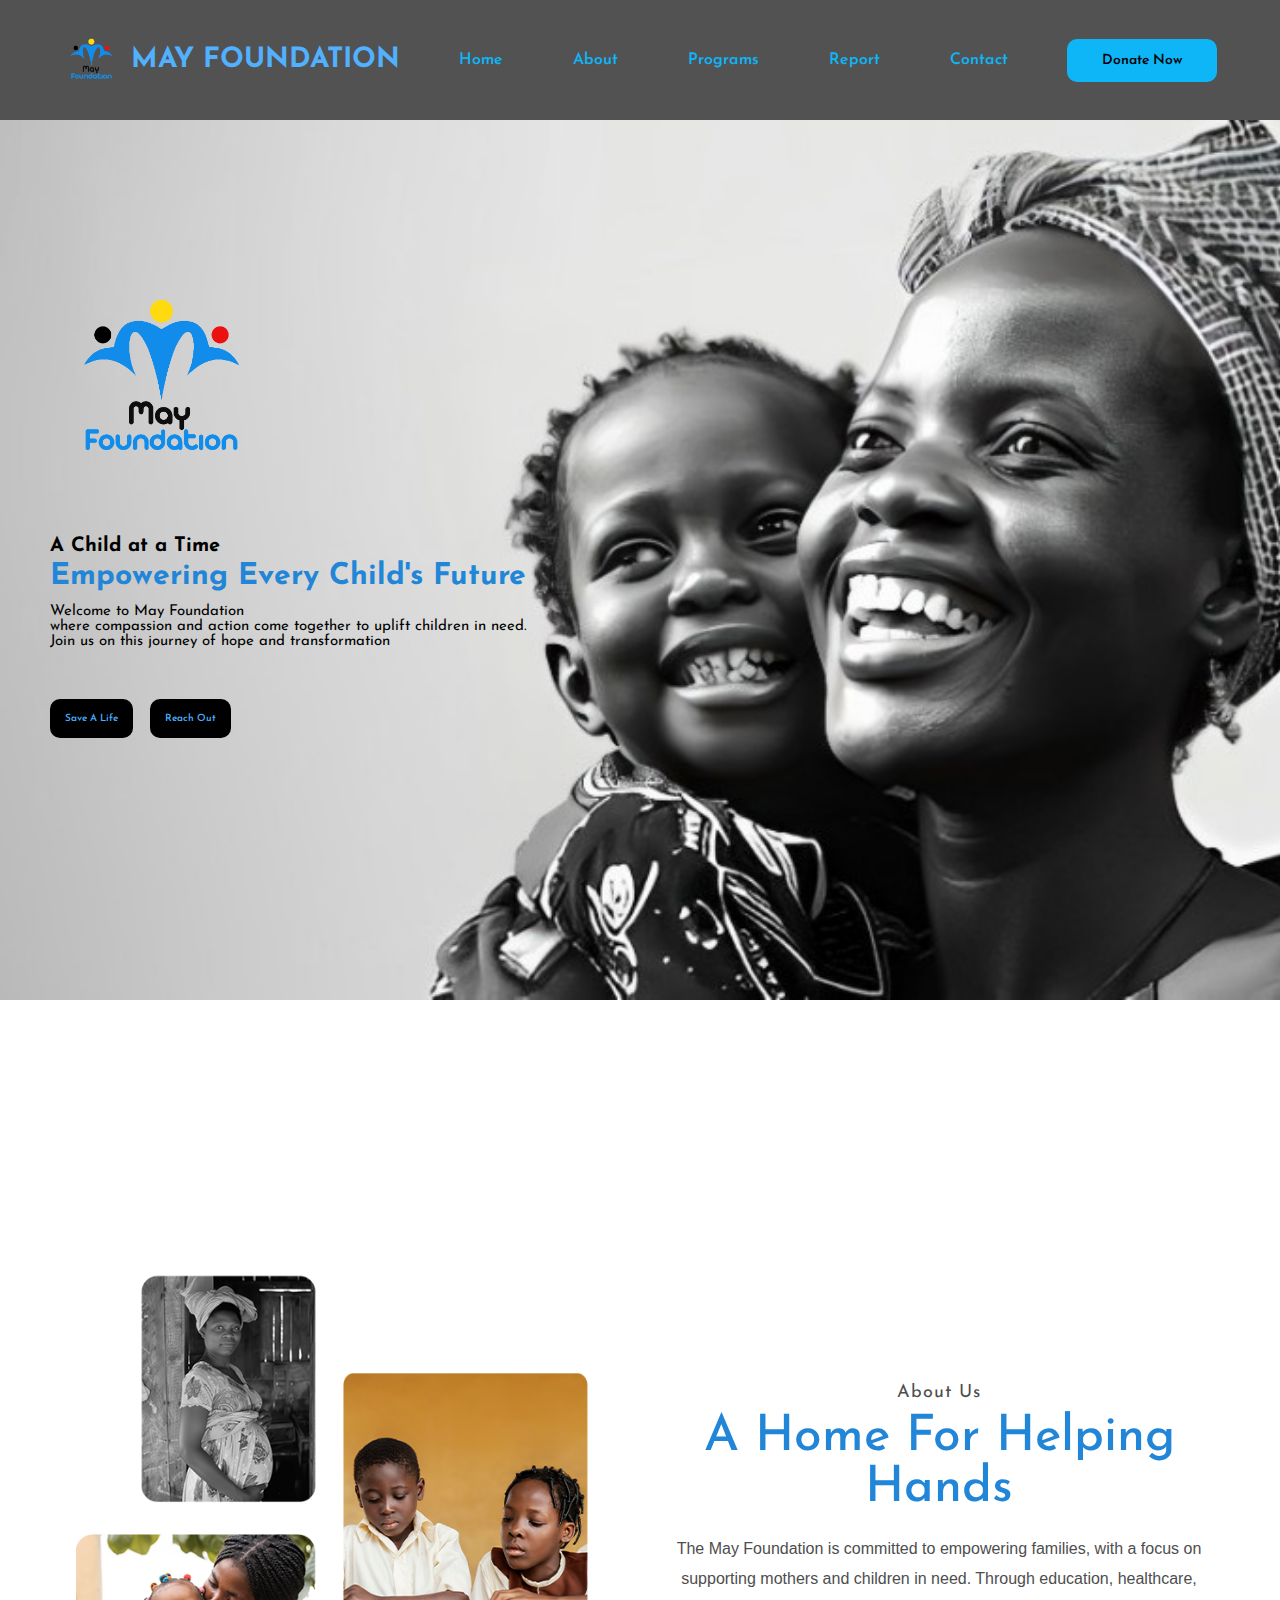
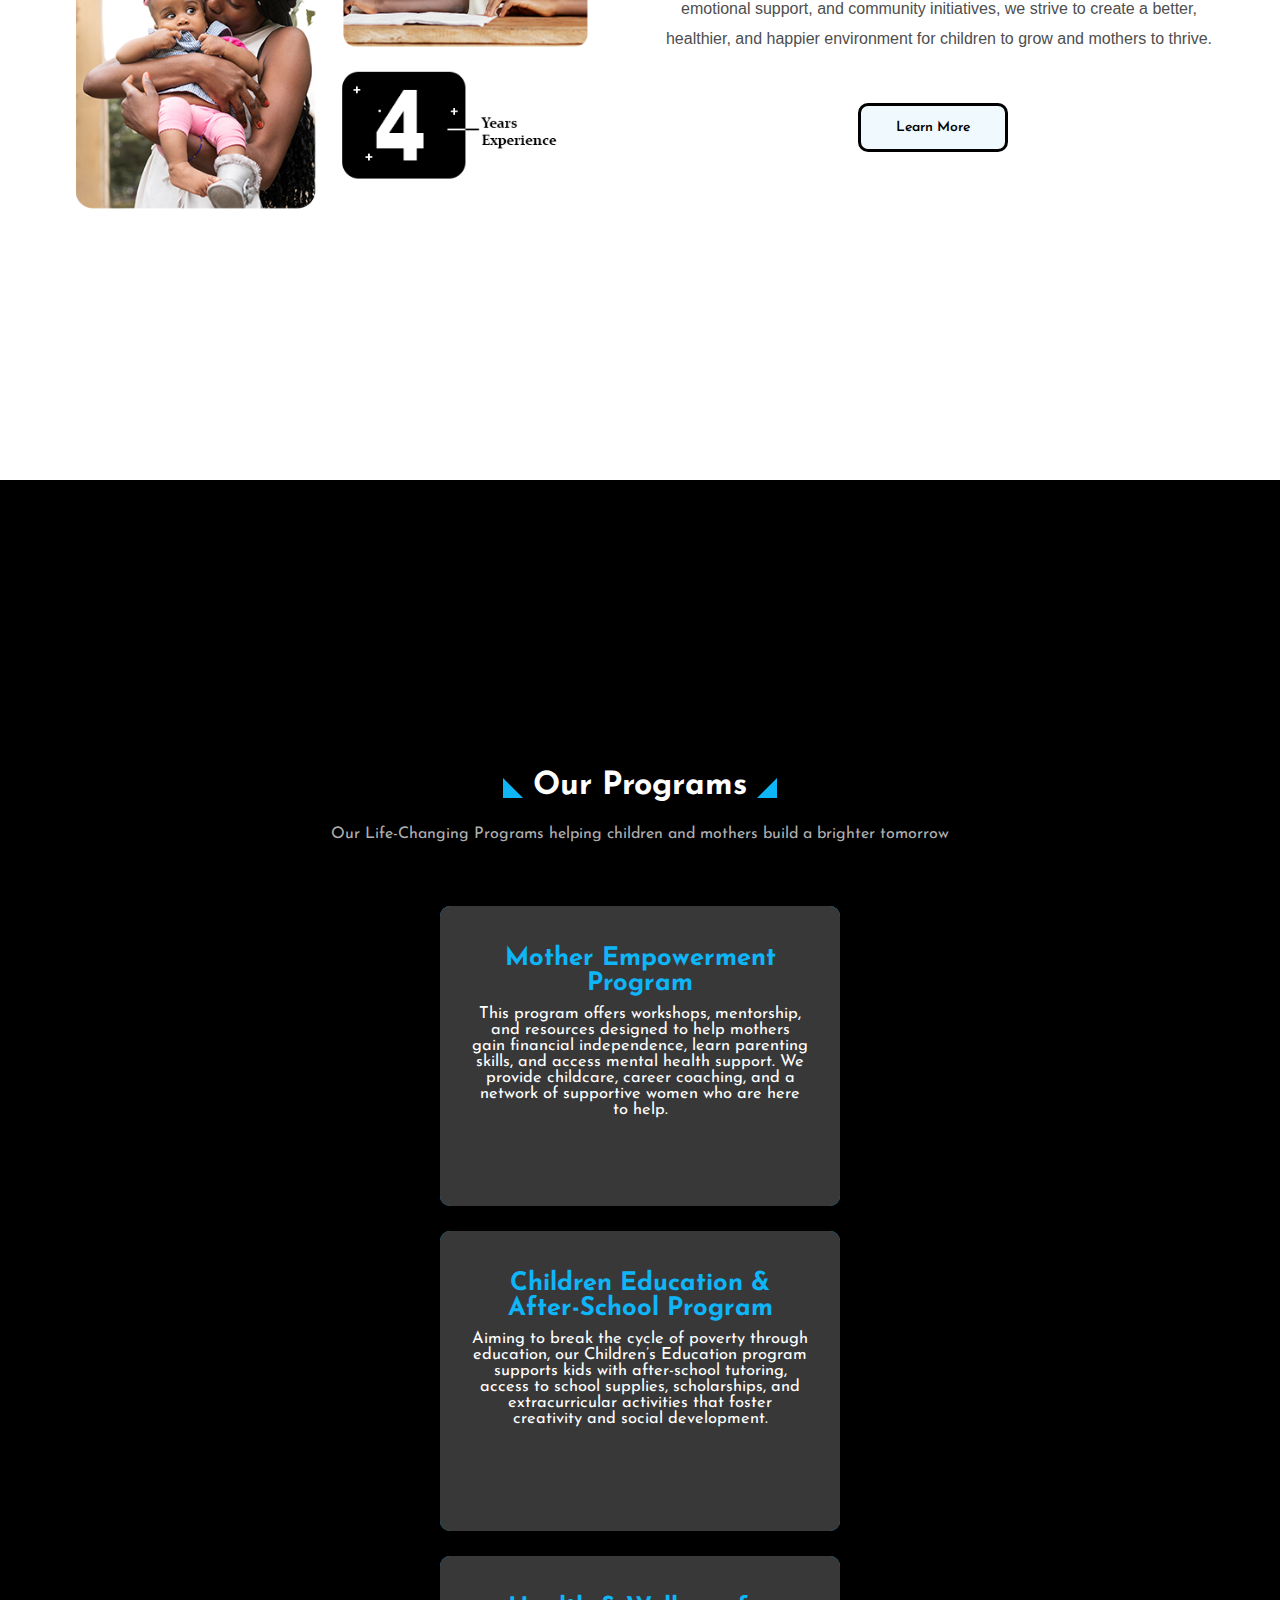
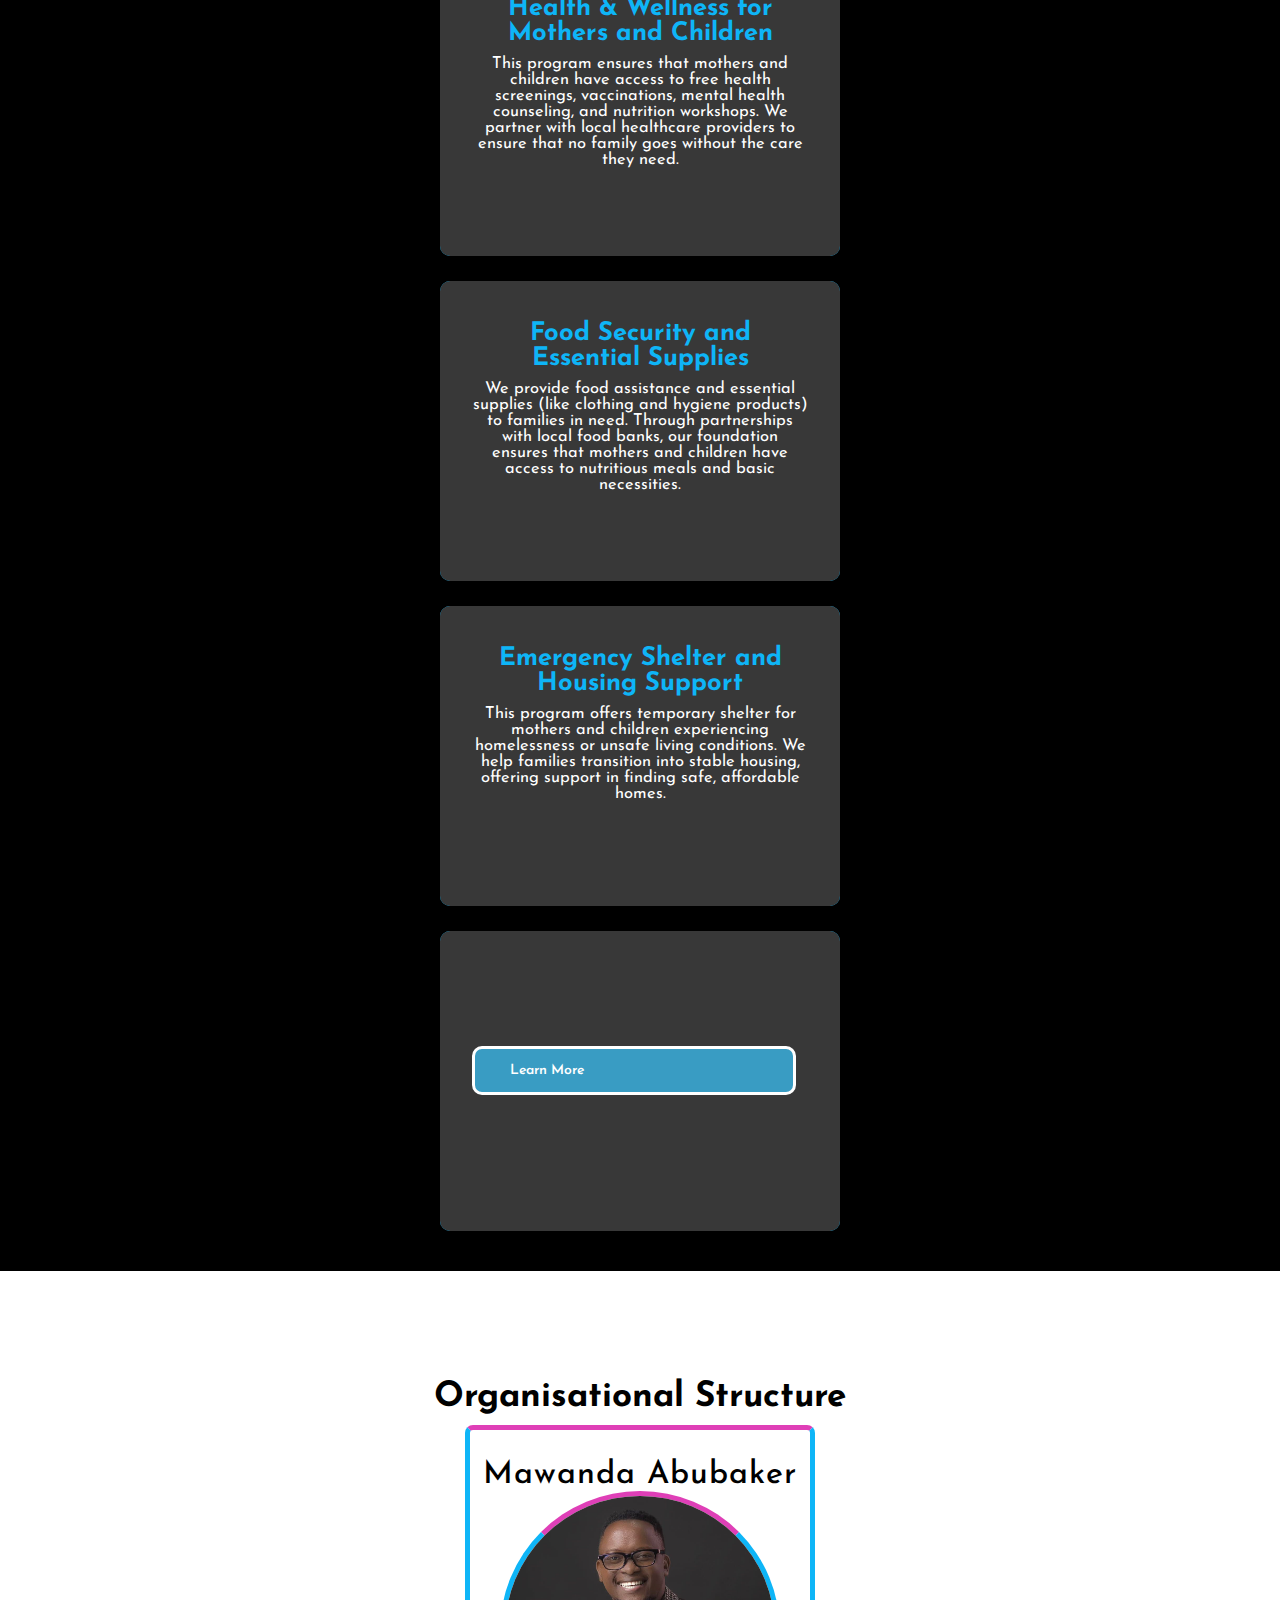
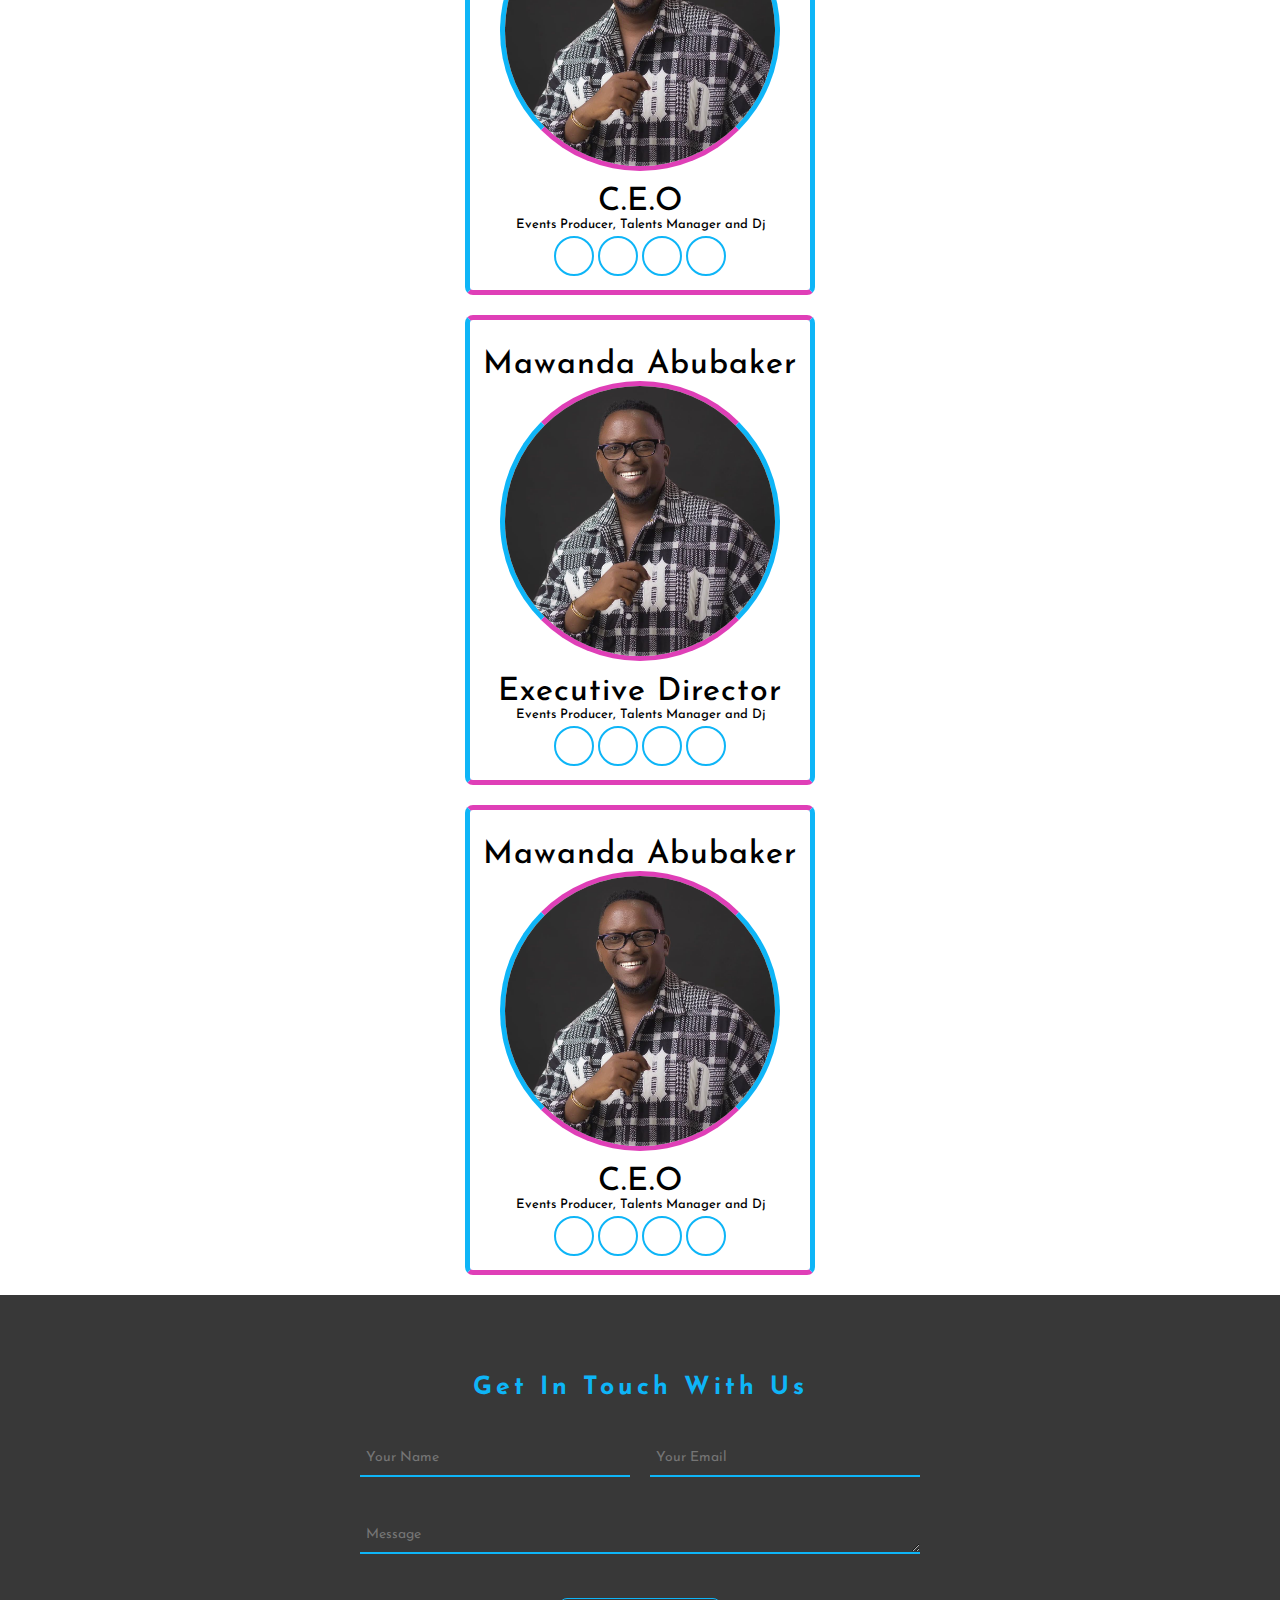
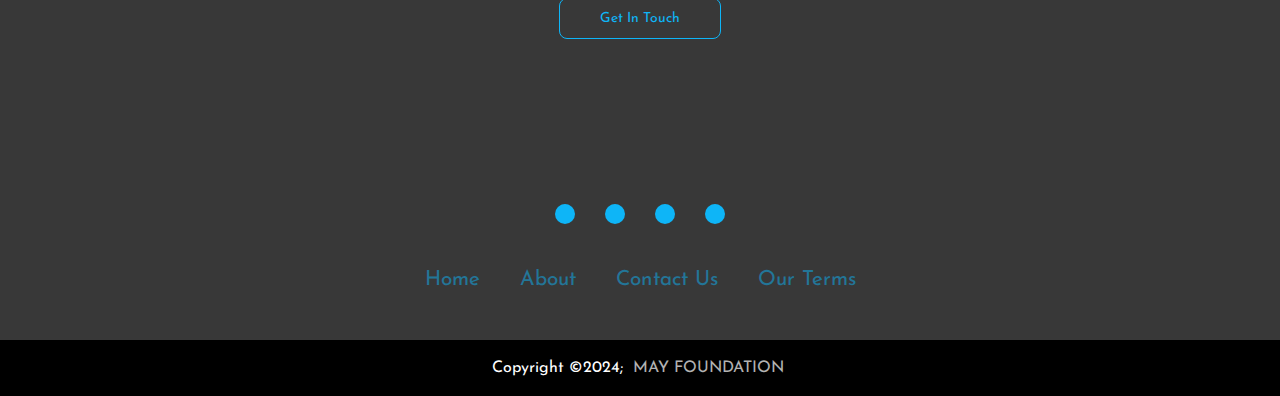
<file: index.html>
<!DOCTYPE html>
<html lang="en">
<head>
    <meta charset="UTF-8">
    <meta name="viewport" content="width=device-width, initial-scale=1.0">
    <link rel="stylesheet" href="https://cdnjs.cloudflare.com/ajax/libs/font-awesome/6.7.1/css/all.min.css" integrity="sha512-5Hs3dF2AEPkpNAR7UiOHba+lRSJNeM2ECkwxUIxC1Q/FLycGTbNapWXB4tP889k5T5Ju8fs4b1P5z/iB4nMfSQ==" crossorigin="anonymous" referrerpolicy="no-referrer" />
    <title>https://www.mayfoundation.org</title>
    <link rel="stylesheet" href="style.css">
    <link rel="stylesheet"
    <link href="https://unpkg.com/boxicons@latest/css/boxicons.min.css">

    <link rel="preconnect" href="https://fonts.googleapis.com">
    <link rel="preconnect" href="https://fonts.gstatic.com" crossorigin>
    <link href="https://fonts.googleapis.com/css2?family=Inter:ital,opsz,wght@0,14..32,100..900;1,14..32,100..900&family=Josefin+Sans:ital,wght@0,100..700;1,100..700&display=swap" rel="stylesheet">   
</head>
<body>

    <header>
        <a href="index.html" class="logo"><img src="pics/May Foundation Trans Logo.png" alt="">MAY FOUNDATION</a>

        <ul class="navlist">
            <a href="index.html">Home</a>
            <a href="about.html">About</a>
            <a href="learnmore.html">Programs</a>
            <a href="report.html">Report</a>
            <a href="contact.html">Contact</a>
        </ul>

        <div class="nav-right">
            <a href="#" class="btn">Donate Now</a>
            <div class="bx bx-menu" id="menu-icon"></div>
        </div>
    </header>
   


    <div class="hero-box" id="home">

        
        <div class="hero-container">
            <a class="" href="#"><img src="../pics/May Foundation Trans Logo.png" alt=""></a>
            <h1 class="heroheading1 ">A Child at a Time</h1>
            <h2 class="heroheading2 ">Empowering Every Child's Future</h2>
            <p class="herodesc ">Welcome to May Foundation <br> where compassion and action come together to uplift children in need. <br> Join us on this journey of hope and transformation</p>

         <div class="btn-box">
            <a href="#" class="cta-btn try">Save A Life</a>
            <a href="contact.html" class="cta-btn demo">Reach Out</a>
         </div>

        </div>
    </div>


    <section class="about" id="about">
        <div class="main">
            <img src="../pics/About May Foundation.png" alt="" class="imagereveal">
            <div class="all-text">
                <h4 class="autoshow">About Us</h4>
                <h1 class="autoshow">A Home For Helping Hands</h1>
                <p class="autoshow">The May Foundation is committed to empowering families, with a focus on supporting mothers and children in need. Through education, healthcare, emotional support, and community initiatives, we strive to create a better, healthier, and happier environment for children to grow and mothers to thrive.</p>

                <div class="about-btn">
                    <a href="about.html" class="cta-btn try">Learn More</a>
                </div>
            </div>
        </div>
    </section>




    <div class="container" id="program">
        <div id="service-section">
            <h2 class="programs">Our Programs</h2>
            <p id="programs-paragraph">Our Life-Changing Programs helping children and mothers build a brighter tomorrow</p>

            <div class="servicecards">
                <div class="servicecard">
                    <i class="fa-solid fa-person-breastfeeding"></i>

                    <div class="content">
                        <h1 class="mother">Mother Empowerment Program</h1>
                        <p class="motherdesc">This program offers workshops, mentorship, and resources designed to help mothers gain financial independence, learn parenting skills, and access mental health support. We provide childcare, career coaching, and a network of supportive women who are here to help.</p>
                    </div>
                </div>


                <div class="servicecard">
                    <i class="fa-solid fa-school"></i>

                    <div class="content">
                        <h1 class="mother">Children Education & After-School Program</h1>
                        <p class="motherdesc">Aiming to break the cycle of poverty through education, our Children’s Education program supports kids with after-school tutoring, access to school supplies, scholarships, and extracurricular activities that foster creativity and social development.</p>
                    </div>
                </div>

                <div class="servicecard">
                    <i class="fa-solid fa-notes-medical"></i>

                    <div class="content">
                        <h1 class="mother">Health & Wellness for Mothers and Children</h1>
                        <p class="motherdesc">This program ensures that mothers and children have access to free health screenings, vaccinations, mental health counseling, and nutrition workshops. We partner with local healthcare providers to ensure that no family goes without the care they need.</p>
                    </div>
                </div>


                <div class="servicecard">
                    <i class="fa-solid fa-shield-halved"></i>

                    <div class="content">
                        <h1 class="mother">Food Security and Essential Supplies</h1>
                        <p class="motherdesc">We provide food assistance and essential supplies (like clothing and hygiene products) to families in need. Through partnerships with local food banks, our foundation ensures that mothers and children have access to nutritious meals and basic necessities.</p>
                    </div>
                </div>


                <div class="servicecard">
                    <i class="fa-solid fa-person-shelter"></i>

                    <div class="content">
                        <h1 class="mother">Emergency Shelter and Housing Support</h1>
                        <p class="motherdesc">This program offers temporary shelter for mothers and children experiencing homelessness or unsafe living conditions. We help families transition into stable housing, offering support in finding safe, affordable homes.</p>
                    </div>
                </div>


                <div class="servicecard">
                    <a href="learnmore.html" class="btnn">Learn More</a>
                </div>
            </div>
        </div>
    </div>





    <section class="profile">
        <h1 class="headingstructure">Organisational Structure</h1>
        <div class="profilecontainer">
            <div class="text-content">
                <span>Mawanda Abubaker</span>
            </div>
            <div class="image-section">
                <img src="../pics/BexXx_A_D.jpg" alt="">
            </div>
            <div class="text-content">
                
                <span>C.E.O</span>
                <p>Events Producer, Talents Manager and Dj </p>
                <div class="social-media">
                    <a href="#"><i class="fa-brands fa-facebook"></i></a>
                    <a href="#"><i class="fa-brands fa-instagram"></i></a>
                    <a href="#"><i class="fa-brands fa-x-twitter"></i></>
                    <a href="#"><i class="fa-brands fa-youtube"></i></a>
                </div>
            </div>
        </div>



        <div class="profilecontainer">
            <div class="text-content">
                <span>Mawanda Abubaker</span>
            </div>
            <div class="image-section">
                <img src="../pics/BexXx_A_D.jpg" alt="">
            </div>
            <div class="text-content">
                
                <span>Executive Director</span>
                <p>Events Producer, Talents Manager and Dj </p>
                <div class="social-media">
                    <a href="#"><i class="fa-brands fa-facebook"></i></a>
                    <a href="#"><i class="fa-brands fa-instagram"></i></a>
                    <a href="#"><i class="fa-brands fa-x-twitter"></i></>
                    <a href="#"><i class="fa-brands fa-youtube"></i></a>
                </div>
            </div>
        </div>


        <div class="profilecontainer">
            <div class="text-content">
                <span>Mawanda Abubaker</span>
            </div>
            <div class="image-section">
                <img src="../pics/BexXx_A_D.jpg" alt="">
            </div>
            <div class="text-content">
                
                <span>C.E.O</span>
                <p>Events Producer, Talents Manager and Dj </p>
                <div class="social-media">
                    <a href="#"><i class="fa-brands fa-facebook"></i></a>
                    <a href="#"><i class="fa-brands fa-instagram"></i></a>
                    <a href="#"><i class="fa-brands fa-x-twitter"></i></>
                    <a href="#"><i class="fa-brands fa-youtube"></i></a>
                </div>
            </div>
        </div>
    </section>





    









    <section class="contact-section">
        <div class="inner-width">
            <h1>Get In Touch With Us</h1>
            <input type="text" class="name" placeholder="Your Name">
            <input type="email" name="" class="email" placeholder="Your Email">
            <textarea rows="1" placeholder="Message" class="Message"></textarea>
            <button>Get In Touch</button>
        </div>
    </section>
   


    

    <footer>
        <div class="footer-container">
            <div class="socialicons">
                <a href="#"><i class="fa-brands fa-facebook"></i></a>
                <a href="#"><i class="fa-brands fa-instagram"></i></a>
                <a href="#"><i class="fa-brands fa-x-twitter"></i></a>
                <a href="#"><i class="fa-brands fa-youtube"></i></a>
            </div>
      
            <div class="footerNav">
              <ul>
                  <li><a href="index.html">Home</a></li>
                  <li><a href="about.html">About</a></li>
                  <li><a href="contact.html">Contact Us</a></li>
                  <li><a href="#">Our Terms</a></li>
              </ul>
            </div>
      
            
        </div>

        <div class="footerbutton">
            <p>Copyright &copy;2024; <span class="designer">May Foundation</span></p>
          </div>
    </footer>








    <script type="text/javascript">
        let menu = document.querySelector('#menu-icon')
        let navlist = document.querySelector('.navlist')

        menu.onclick = () => {
            menu.classList.toggle('bx-x');
            navlist.classList.toggle('open')
        }
    </script>

    <script src="index.js"></script>
    
   
</body>

</html>
</file>
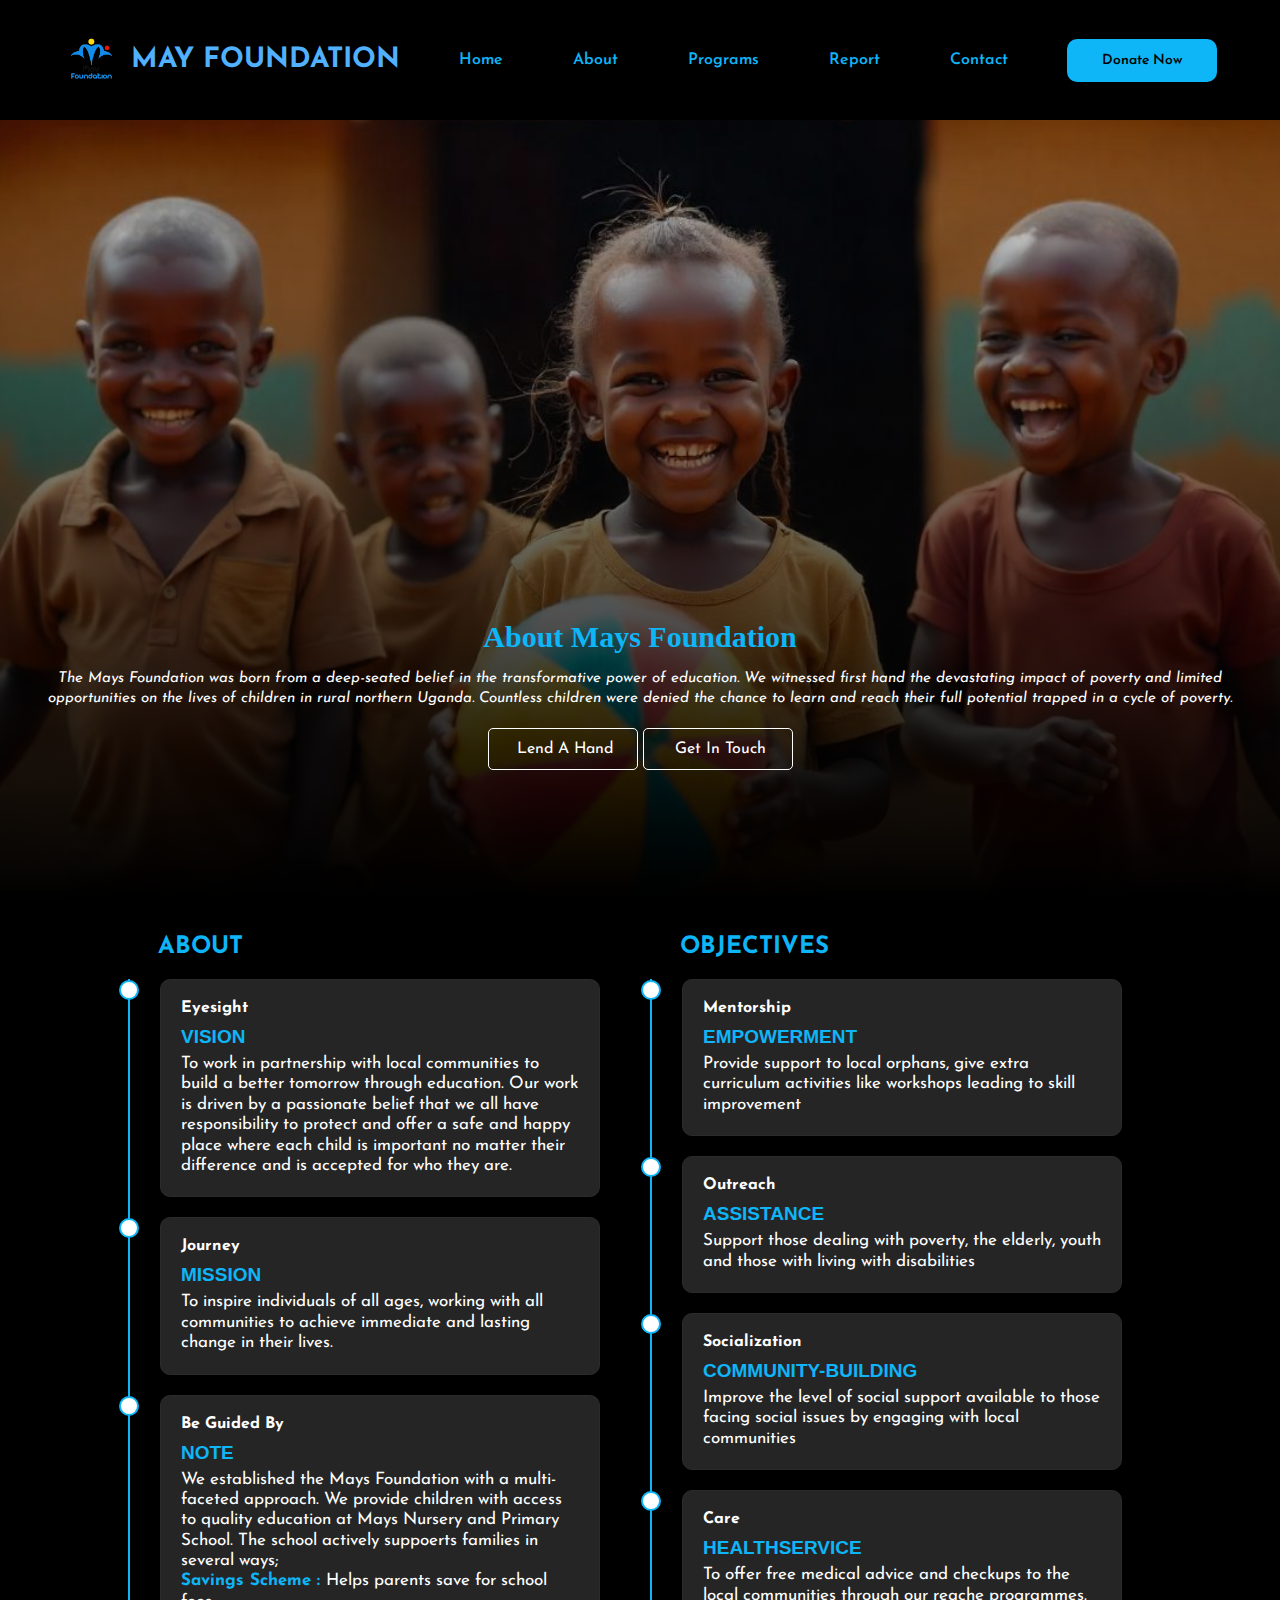
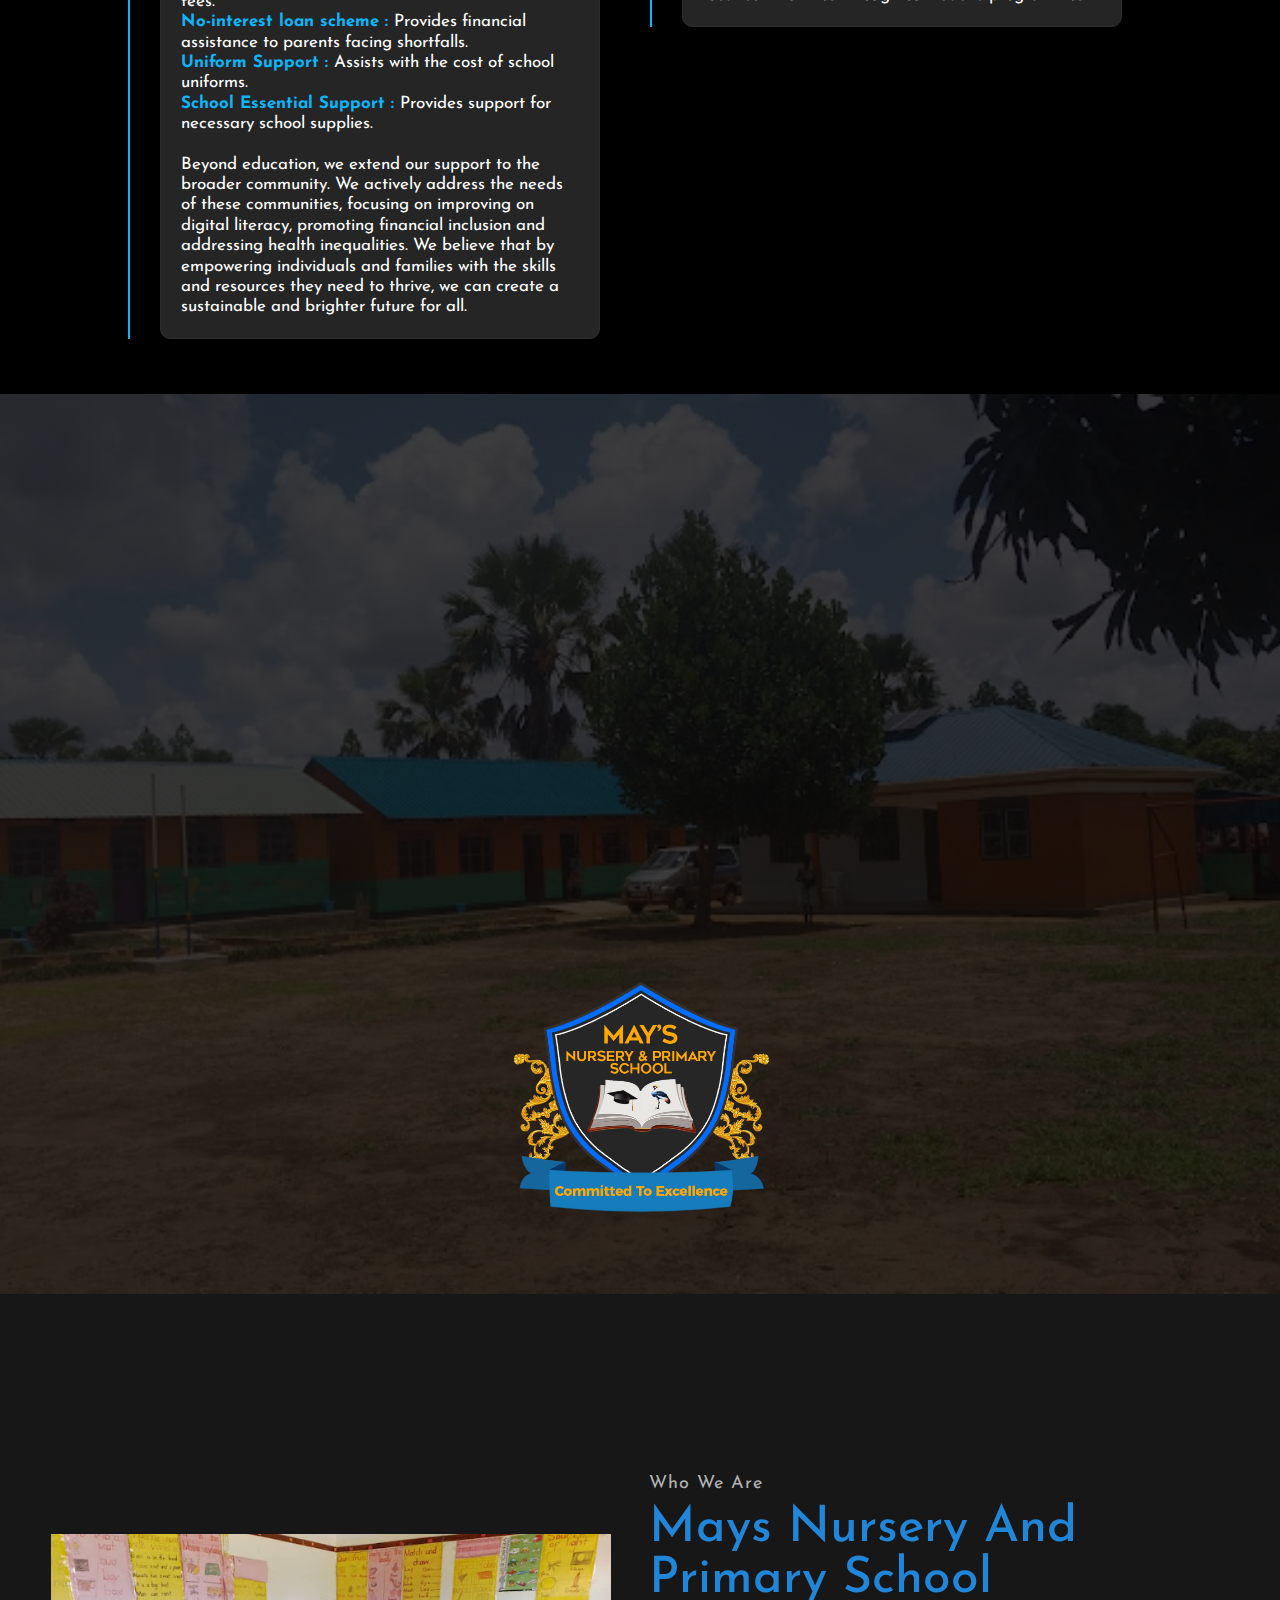
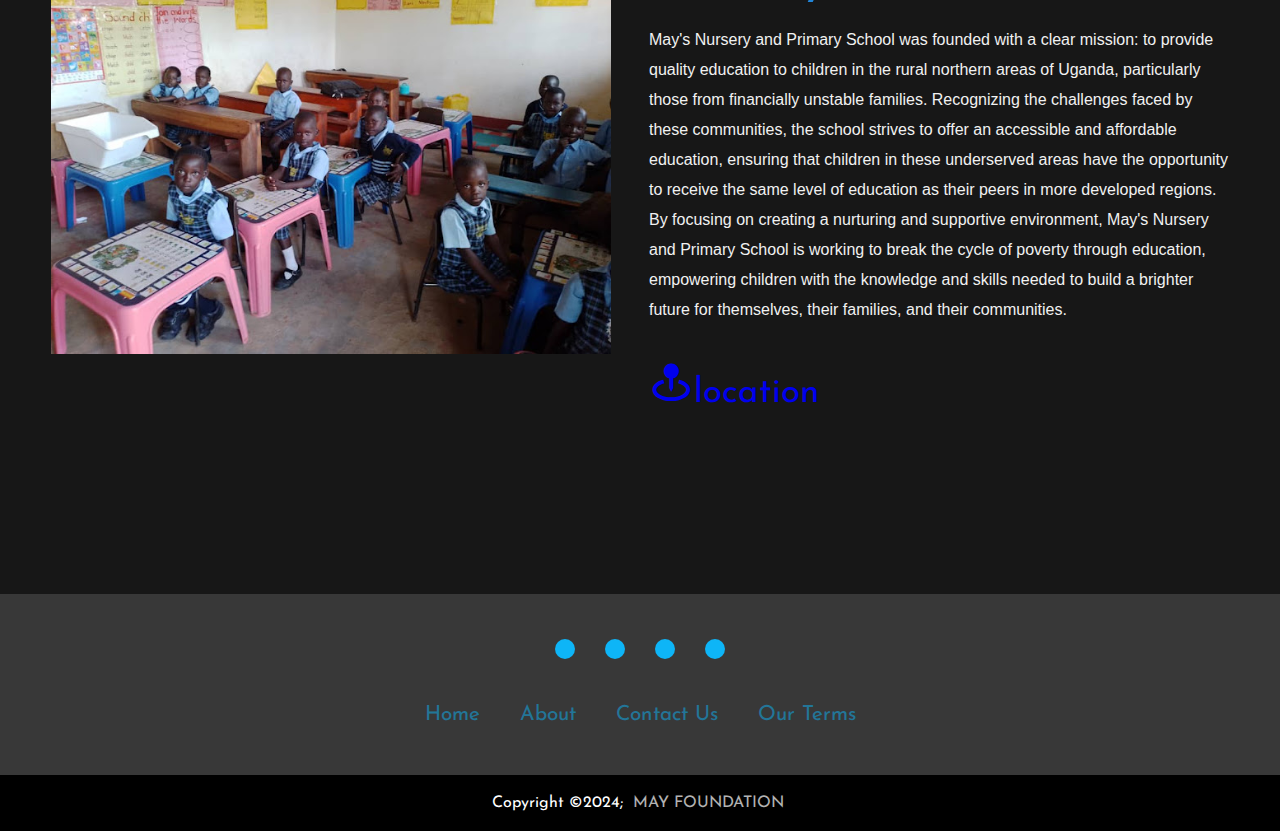
<file: about.html>
<!DOCTYPE html>
<html lang="en">
<head>
    <meta charset="UTF-8">
    <meta name="viewport" content="width=device-width, initial-scale=1.0">
    <link rel="stylesheet" href="https://cdnjs.cloudflare.com/ajax/libs/font-awesome/6.7.1/css/all.min.css" integrity="sha512-5Hs3dF2AEPkpNAR7UiOHba+lRSJNeM2ECkwxUIxC1Q/FLycGTbNapWXB4tP889k5T5Ju8fs4b1P5z/iB4nMfSQ==" crossorigin="anonymous" referrerpolicy="no-referrer" />
    <title>about</title>
    <link rel="stylesheet" href="about.css">
    <link rel="stylesheet"
    href="https://unpkg.com/boxicons@latest/css/boxicons.min.css">

    <link rel="preconnect" href="https://fonts.googleapis.com">
    <link rel="preconnect" href="https://fonts.gstatic.com" crossorigin>
    <link href="https://fonts.googleapis.com/css2?family=Inter:ital,opsz,wght@0,14..32,100..900;1,14..32,100..900&family=Josefin+Sans:ital,wght@0,100..700;1,100..700&display=swap" rel="stylesheet">
</head>
<body>
    <header>
        <a href="index.html" class="logo"><img src="../pics/May Foundation Trans Logo.png" alt="">MAY FOUNDATION</a>

        <ul class="navlist">
            <a href="index.html">Home</a>
            <a href="about.html">About</a>
            <a href="learnmore.html">Programs</a>
            <a href="report.html">Report</a>
            <a href="contact.html">Contact</a>
        </ul>

        <div class="nav-right">
            <a href="#" class="btn">Donate Now</a>
            <div class="bx bx-menu" id="menu-icon"></div>
        </div>
    </header>






    <section class="banner">
        <div class="banner-text">
            <h1>About Mays Foundation</h1>
            <p>The Mays Foundation was born from a deep-seated belief in the transformative power of education. We witnessed first hand the devastating impact of poverty and limited opportunities on the lives of children in rural northern Uganda. Countless children were denied the chance to learn and reach their full potential trapped in a cycle of poverty.</p>
            <div class="banner-btn">
                <a href="#"> <span></span>Lend A Hand</a>
                <a href="contact.html"> <span></span>Get In Touch</a>
            </div>
        </div>
    </section>













    <div class="about-container">
        <main class="row">

            <section class="col">
                <div class="titling">
                    <h2>ABOUT</h2>
            </div>

                <div class="contents">

                    <div class="box">
                        <h4>Eyesight</h4>
                        <h3>VISION</h3>
                        <P>To work in partnership with local communities to build a better tomorrow through education. Our work is driven by a passionate belief that we all have responsibility to protect and offer a safe and happy place where each child is important no matter their difference and is accepted for who they are.</P>
                    </div>

                    <div class="box">
                        <h4>Journey</h4>
                        <h3>MISSION</h3>
                        <P>To inspire individuals of all ages, working with all communities to achieve immediate and lasting change in their lives.</P>
                    </div>

                    <div class="box">
                        <h4>Be Guided By</h4>
                        <h3>NOTE</h3>
                        <P>We established the Mays Foundation with a multi-faceted approach. We provide children with access to quality education at Mays Nursery and Primary School. The school actively suppoerts families in several ways;</P>
                        <p class="assistance">
                            <span>Savings Scheme : </span>Helps parents save for school fees. <br>
                            <span>No-interest loan scheme : </span> Provides financial assistance to parents facing shortfalls. <br>
                            <span>Uniform Support : </span>Assists with the cost of school uniforms. <br>
                            <span>School Essential Support : </span>Provides support for necessary school supplies.
                        </p>
                        <p>Beyond education, we extend our support to the broader community. We actively address the needs of these communities, focusing on improving on digital literacy, promoting financial inclusion and addressing health inequalities. We believe that by empowering individuals and families with the skills and resources they need to thrive, we can create a sustainable and brighter future for all.</p>
                    </div>

                    


                </div>
            </section>




            <section class="col">
                <div class="titling">
                    <h2>OBJECTIVES</h2>
                </div>

                <div class="contents">

                    <div class="box">
                        <h4>Mentorship</h4>
                        <h3>EMPOWERMENT</h3>
                        <P>Provide support to local orphans, give extra curriculum activities like workshops leading to skill improvement</P>
                    </div>

                    <div class="box">
                        <h4>Outreach</h4>
                        <h3>ASSISTANCE</h3>
                        <P>Support those dealing with poverty, the elderly, youth and those with living with disabilities</P>
                    </div>

                    <div class="box">
                        <h4>Socialization</h4>
                        <h3>COMMUNITY-BUILDING</h3>
                        <P>Improve the level of social support available to those facing social issues by engaging with local communities</P>
                    </div>

                    <div class="box">
                        <h4>Care</h4>
                        <h3>HEALTHSERVICE</h3>
                        <P>To offer free medical advice and checkups to the local communities through our reache programmes.</P>
                    </div>
                </div>
            </section>




        </main>
    </div>











    <div class="schbanner">
        <div class="schcontent">
            <a href="#"><img src="../pics/May's Day Care.png" alt=""></a>
            
        </div>
    </div>




    <section class="about" id="about">
        <div class="main">
            <img src="../pics/May Sch 5.jpg" alt="">
            <div class="all-text">
                <h4>Who We Are</h4>
                <h1>Mays Nursery And Primary School</h1>
                <p>May's Nursery and Primary School was founded with a clear mission: to provide quality education to children in the rural northern areas of Uganda, particularly those from financially unstable families. Recognizing the challenges faced by these communities, the school strives to offer an accessible and affordable education, ensuring that children in these underserved areas have the opportunity to receive the same level of education as their peers in more developed regions. By focusing on creating a nurturing and supportive environment, May's Nursery and Primary School is working to break the cycle of poverty through education, empowering children with the knowledge and skills needed to build a brighter future for themselves, their families, and their communities.</p>
                <a href="https://www.google.com/maps/dir/0.3670016,32.6107136/mays+nursery+and+primary+school+uganda/@2.7227567,31.9192867,9z/data=!4m9!4m8!1m1!4e1!1m5!1m1!1s0x1771a799f3e6b8b7:0x318ea99934c1af15!2m2!1d32.2892435!2d2.8131276?entry=ttu&g_ep=EgoyMDI1MDEwNi4xIKXMDSoASAFQAw%3D%3D"><i class='bx bxs-map-pin'></i><span>location</span></a>

        
            </div>
        </div>
    </section>
















 



















   






























    <footer>
        <div class="footer-container">
            <div class="socialicons">
                <a href="#"><i class="fa-brands fa-facebook"></i></a>
                <a href="#"><i class="fa-brands fa-instagram"></i></a>
                <a href="#"><i class="fa-brands fa-x-twitter"></i></a>
                <a href="#"><i class="fa-brands fa-youtube"></i></a>
            </div>
      
            <div class="footerNav">
              <ul>
                  <li><a href="index.html">Home</a></li>
                  <li><a href="about.html">About</a></li>
                  <li><a href="contact.html">Contact Us</a></li>
                  <li><a href="#">Our Terms</a></li>
              </ul>
            </div>
      
            
        </div>

        <div class="footerbutton">
            <p>Copyright &copy;2024; <span class="designer">May Foundation</span></p>
        </div>
    </footer>




    <script type="text/javascript">
        let menu = document.querySelector('#menu-icon')
        let navlist = document.querySelector('.navlist')

        menu.onclick = () => {
            menu.classList.toggle('bx-x');
            navlist.classList.toggle('open')
        }
    </script>

    <script src="index.js"></script>
    

</body>
</html>
</file>
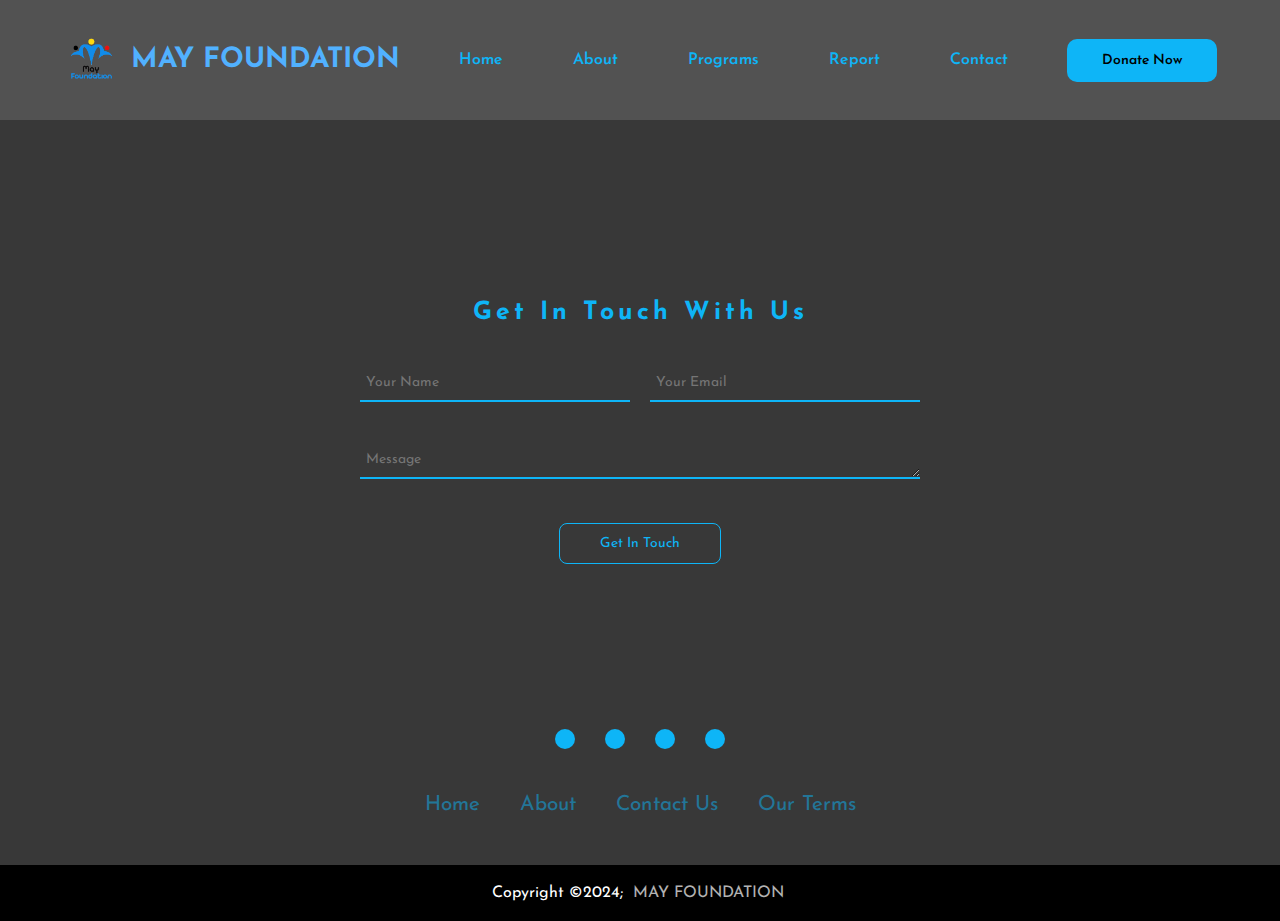
<file: contact.html>
<!DOCTYPE html>
<html lang="en">
<head>
    <meta charset="UTF-8">
    <meta name="viewport" content="width=device-width, initial-scale=1.0">
    <link rel="stylesheet" href="https://cdnjs.cloudflare.com/ajax/libs/font-awesome/6.7.1/css/all.min.css" integrity="sha512-5Hs3dF2AEPkpNAR7UiOHba+lRSJNeM2ECkwxUIxC1Q/FLycGTbNapWXB4tP889k5T5Ju8fs4b1P5z/iB4nMfSQ==" crossorigin="anonymous" referrerpolicy="no-referrer" />
    <title>https://www.mayfoundation.org/contact/</title>
    <link rel="stylesheet" href="contact.css">
    <link rel="stylesheet"
    href="https://unpkg.com/boxicons@latest/css/boxicons.min.css">

    <link rel="preconnect" href="https://fonts.googleapis.com">
    <link rel="preconnect" href="https://fonts.gstatic.com" crossorigin>
    <link href="https://fonts.googleapis.com/css2?family=Inter:ital,opsz,wght@0,14..32,100..900;1,14..32,100..900&family=Josefin+Sans:ital,wght@0,100..700;1,100..700&display=swap" rel="stylesheet">
</head>
<body>


    <header>
        <a href="index.html" class="logo"><img src="pics/May Foundation Trans Logo.png" alt="">MAY FOUNDATION</a>

        <ul class="navlist">
            <a href="index.html">Home</a>
            <a href="about.html">About</a>
            <a href="learnmore.html">Programs</a>
            <a href="report.html">Report</a>
            <a href="contact.html">Contact</a>
        </ul>

        <div class="nav-right">
            <a href="#" class="btn">Donate Now</a>
            <div class="bx bx-menu" id="menu-icon"></div>
        </div>
    </header>



    <section class="contact-section">
        <div class="inner-width">
            <h1>Get In Touch With Us</h1>
            <input type="text" class="name" placeholder="Your Name">
            <input type="email" name="" class="email" placeholder="Your Email">
            <textarea rows="1" placeholder="Message" class="Message"></textarea>
            <button>Get In Touch</button>
        </div>
    </section>
   


    

    <footer>
        <div class="footer-container">
            <div class="socialicons">
                <a href="#"><i class="fa-brands fa-facebook"></i></a>
                <a href="#"><i class="fa-brands fa-instagram"></i></a>
                <a href="#"><i class="fa-brands fa-x-twitter"></i></a>
                <a href="#"><i class="fa-brands fa-youtube"></i></a>
            </div>
      
            <div class="footerNav">
              <ul>
                  <li><a href="#">Home</a></li>
                  <li><a href="#">About</a></li>
                  <li><a href="#">Contact Us</a></li>
                  <li><a href="#">Our Terms</a></li>
              </ul>
            </div>
      
            
        </div>

        <div class="footerbutton">
            <p>Copyright &copy;2024; <span class="designer">May Foundation</span></p>
          </div>
    </footer>





    <script type="text/javascript">
        let menu = document.querySelector('#menu-icon')
        let navlist = document.querySelector('.navlist')

        menu.onclick = () => {
            menu.classList.toggle('bx-x');
            navlist.classList.toggle('open')
        }
    </script>

    <script src="index.js"></script>
    
</body>

</html>
</file>
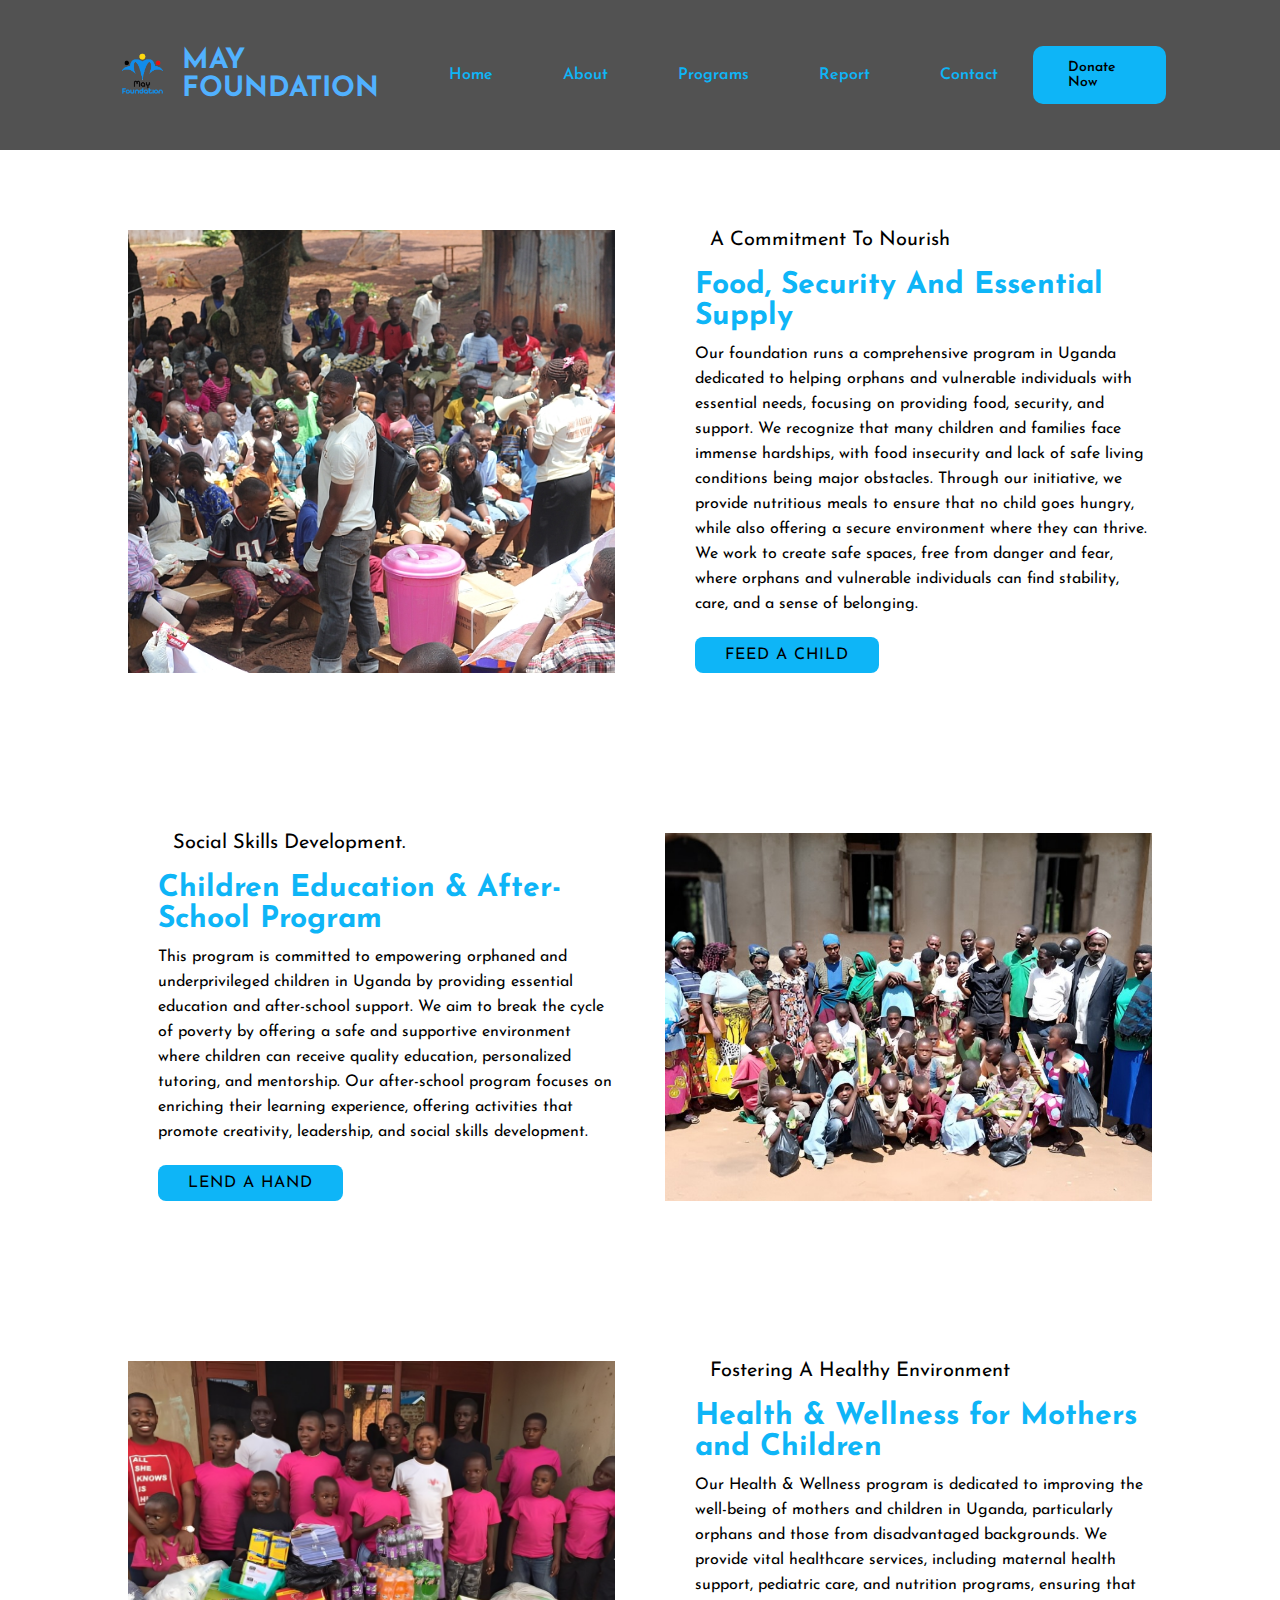
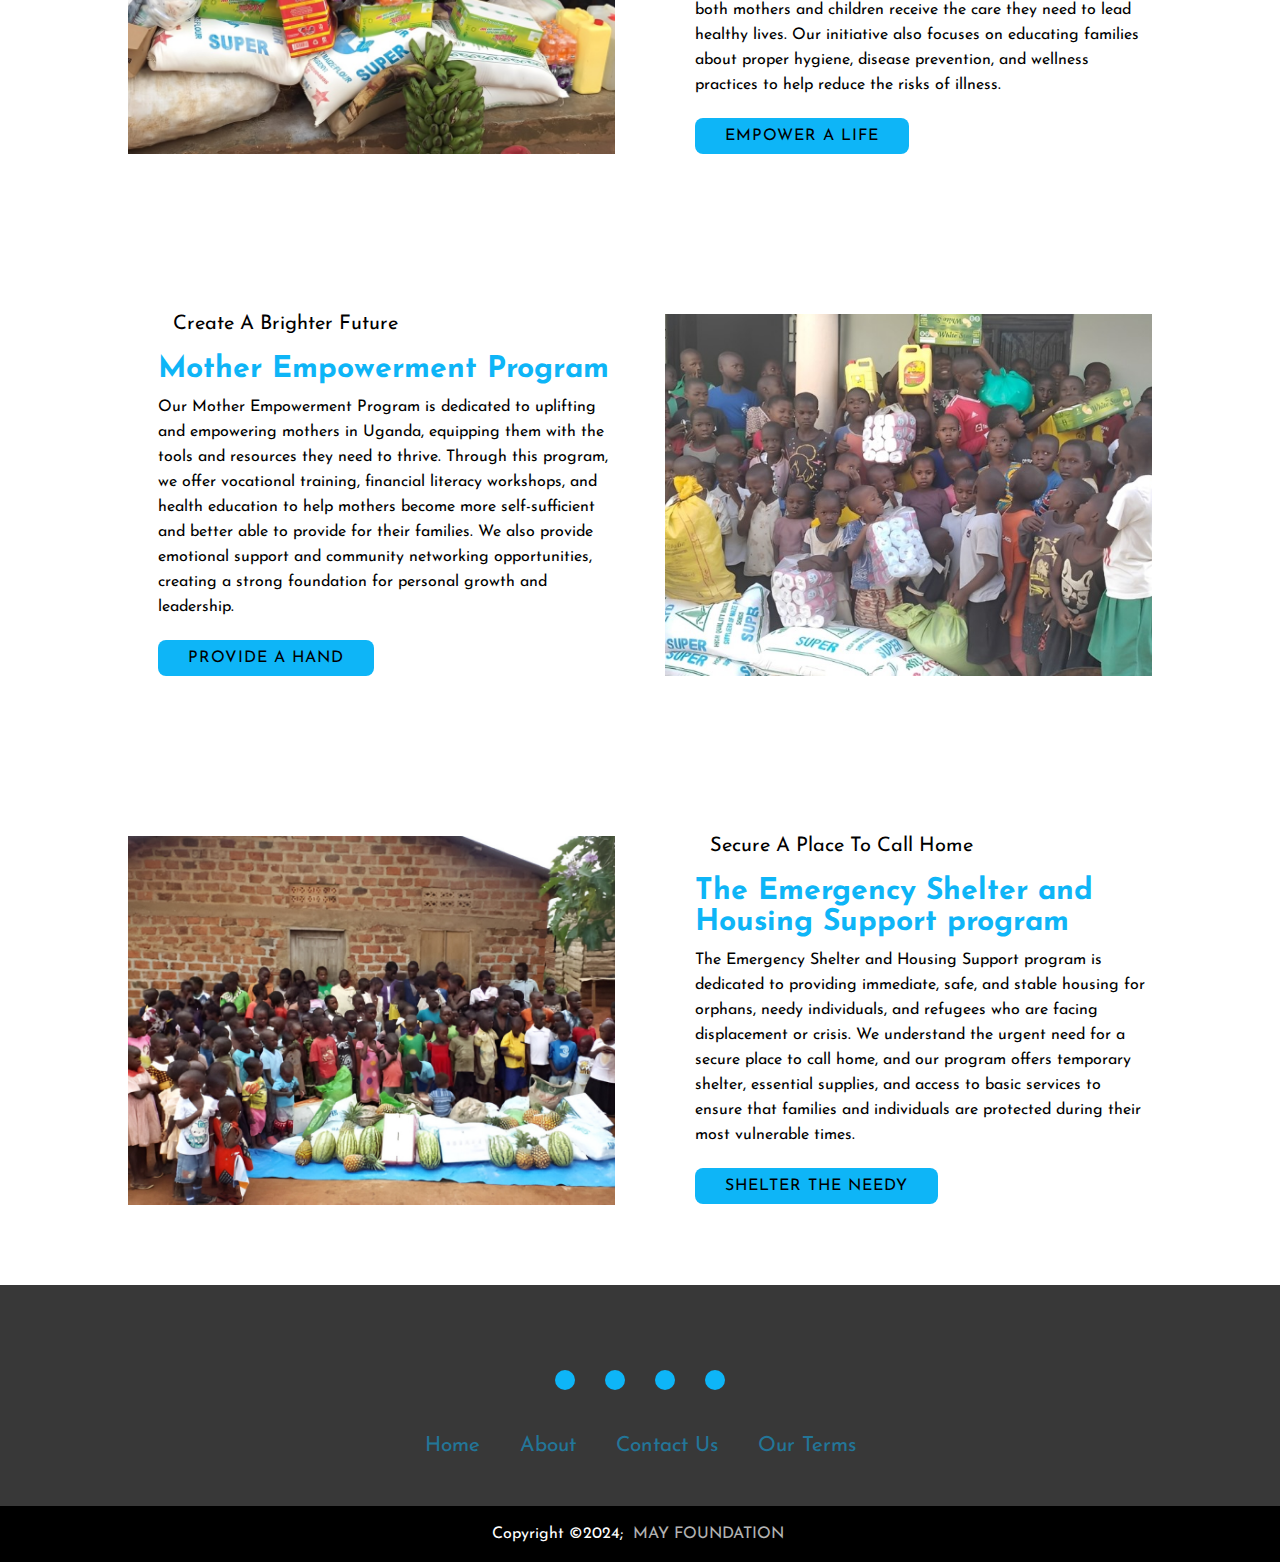
<file: learnmore.html>
<!DOCTYPE html>
<html lang="en">
<head>
    <meta charset="UTF-8">
    <meta name="viewport" content="width=device-width, initial-scale=1.0">
    <link rel="stylesheet" href="https://cdnjs.cloudflare.com/ajax/libs/font-awesome/6.7.1/css/all.min.css" integrity="sha512-5Hs3dF2AEPkpNAR7UiOHba+lRSJNeM2ECkwxUIxC1Q/FLycGTbNapWXB4tP889k5T5Ju8fs4b1P5z/iB4nMfSQ==" crossorigin="anonymous" referrerpolicy="no-referrer" />
    <title>learnmore</title>
    <link rel="stylesheet" href="learnmore.css">
    <link rel="stylesheet"
    href="https://unpkg.com/boxicons@latest/css/boxicons.min.css">

    <link rel="preconnect" href="https://fonts.googleapis.com">
    <link rel="preconnect" href="https://fonts.gstatic.com" crossorigin>
    <link href="https://fonts.googleapis.com/css2?family=Inter:ital,opsz,wght@0,14..32,100..900;1,14..32,100..900&family=Josefin+Sans:ital,wght@0,100..700;1,100..700&display=swap" rel="stylesheet">
</head>
<body>


    <header>
        <a href="index.html" class="logo"><img src="../pics/May Foundation Trans Logo.png" alt="">MAY FOUNDATION</a>

        <ul class="navlist">
            <a href="index.html">Home</a>
            <a href="about.html">About</a>
            <a href="learnmore.html">Programs</a>
            <a href="report.html">Report</a>
            <a href="contact.html">Contact</a>
        </ul>

        <div class="nav-right">
            <a href="#" class="btn">Donate Now</a>
            <div class="bx bx-menu" id="menu-icon"></div>
        </div>
    </header>
















    <section class="service">
        <div class="servicerow">
            <div class="imagewrapper">
                <img src="../pics/under-senstazition-awareness.jpg" alt="">
            </div>

            <div class="contentwrapper">
                <div class="servicecontent">
                    <span class="textwrapper">
                        <span></span>   A Commitment to Nourish
                    </span>
                </div>

                <h2>Food, Security And Essential Supply</h2>
                <p>Our foundation runs a comprehensive program in Uganda dedicated to helping orphans and vulnerable individuals with essential needs, focusing on providing food, security, and support. We recognize that many children and families face immense hardships, with food insecurity and lack of safe living conditions being major obstacles. Through our initiative, we provide nutritious meals to ensure that no child goes hungry, while also offering a secure environment where they can thrive. We work to create safe spaces, free from danger and fear, where orphans and vulnerable individuals can find stability, care, and a sense of belonging.</p>
                <a href="#">Feed A Child</a>
            </div>
        </div>


        <div class="servicerow">
            

            <div class="contentwrapper">
                <div class="servicecontent">
                    <span class="textwrapper ">
                        <span></span>   Social skills development.
                    </span>
                </div>

                <h2 >Children Education & After-School Program</h2>
                <p ">This program is committed to empowering orphaned and underprivileged children in Uganda by providing essential education and after-school support. We aim to break the cycle of poverty by offering a safe and supportive environment where children can receive quality education, personalized tutoring, and mentorship. Our after-school program focuses on enriching their learning experience, offering activities that promote creativity, leadership, and social skills development.</p>
                <a href="#">Lend A Hand</a>
            </div>

            <div class="imagewrapper">
                <img src="../pics/Donation/Donation1.jpg" alt="">
            </div>
        </div>


        <div class="servicerow">
            <div class="imagewrapper">
                <img src="../pics/Donation/Donation2.jpg" alt="">
            </div>

            <div class="contentwrapper">
                <div class="servicecontent">
                    <span class="textwrapper">
                        <span></span>  fostering a healthy environment
                    </span>
                </div>

                <h2>Health & Wellness for Mothers and Children</h2>
                <p>Our Health & Wellness program is dedicated to improving the well-being of mothers and children in Uganda, particularly orphans and those from disadvantaged backgrounds. We provide vital healthcare services, including maternal health support, pediatric care, and nutrition programs, ensuring that both mothers and children receive the care they need to lead healthy lives. Our initiative also focuses on educating families about proper hygiene, disease prevention, and wellness practices to help reduce the risks of illness.</p>
                <a href="#">Empower a life</a>
            </div>
        </div>


        <div class="servicerow">
           

            <div class="contentwrapper">
                <div class="servicecontent">
                    <span class="textwrapper">
                        <span></span>   create a brighter future
                    </span>
                </div>

                <h2>Mother Empowerment Program</h2>
                <p>Our Mother Empowerment Program is dedicated to uplifting and empowering mothers in Uganda, equipping them with the tools and resources they need to thrive. Through this program, we offer vocational training, financial literacy workshops, and health education to help mothers become more self-sufficient and better able to provide for their families. We also provide emotional support and community networking opportunities, creating a strong foundation for personal growth and leadership.</p>
                <a href="#">provide a hand</a>
            </div>

            <div class="imagewrapper">
                <img src="../pics/Donation/Donation3.jpg" alt="">
            </div>
        </div>


        <div class="servicerow">
            <div class="imagewrapper">
                <img src="../pics/Donation/Donation4.jpg" alt="">
            </div>

            <div class="contentwrapper">
                <div class="servicecontent">
                    <span class="textwrapper">
                        <span></span>   Secure a place to call home
                    </span>
                </div>

                <h2>The Emergency Shelter and Housing Support program</h2>
                <p> The Emergency Shelter and Housing Support program is dedicated to providing immediate, safe, and stable housing for orphans, needy individuals, and refugees who are facing displacement or crisis. We understand the urgent need for a secure place to call home, and our program offers temporary shelter, essential supplies, and access to basic services to ensure that families and individuals are protected during their most vulnerable times.</p>
                <a href="#">Shelter the needy</a>
            </div>
        </div>
    </section>




















    <footer>
        <div class="footer-container">
            <div class="socialicons">
                <a href="#"><i class="fa-brands fa-facebook"></i></a>
                <a href="#"><i class="fa-brands fa-instagram"></i></a>
                <a href="#"><i class="fa-brands fa-x-twitter"></i></a>
                <a href="#"><i class="fa-brands fa-youtube"></i></a>
            </div>
      
            <div class="footerNav">
              <ul>
                  <li><a href="#">Home</a></li>
                  <li><a href="#">About</a></li>
                  <li><a href="#">Contact Us</a></li>
                  <li><a href="#">Our Terms</a></li>
              </ul>
            </div>
      
            
        </div>

        <div class="footerbutton">
            <p>Copyright &copy;2024; <span class="designer">May Foundation</span></p>
          </div>
    </footer>





    <script type="text/javascript">
        let menu = document.querySelector('#menu-icon')
        let navlist = document.querySelector('.navlist')

        menu.onclick = () => {
            menu.classList.toggle('bx-x');
            navlist.classList.toggle('open')
        }
    </script>

    <script src="index.js"></script>










    <!-- Js -->
    <script src="https://cdnjs.cloudflare.com/ajax/libs/jquery/3.6.1/jquery.min.js"></script>
    <script>
        function rotate() {
            var lastChild = $('.slider div:last-child').clone();
            /*$('#test').html(lastChild)*/
            $('.slider div').removeClass('firstSlide')
            $('.slider div:last-child').remove();
            $('.slider').prepend(lastChild)
            $(lastChild).addClass('firstSlide')
        }

        window.setInterval(function () {
            rotate()
        }, 4000);

    </script>
    
</body>
</html>
</file>
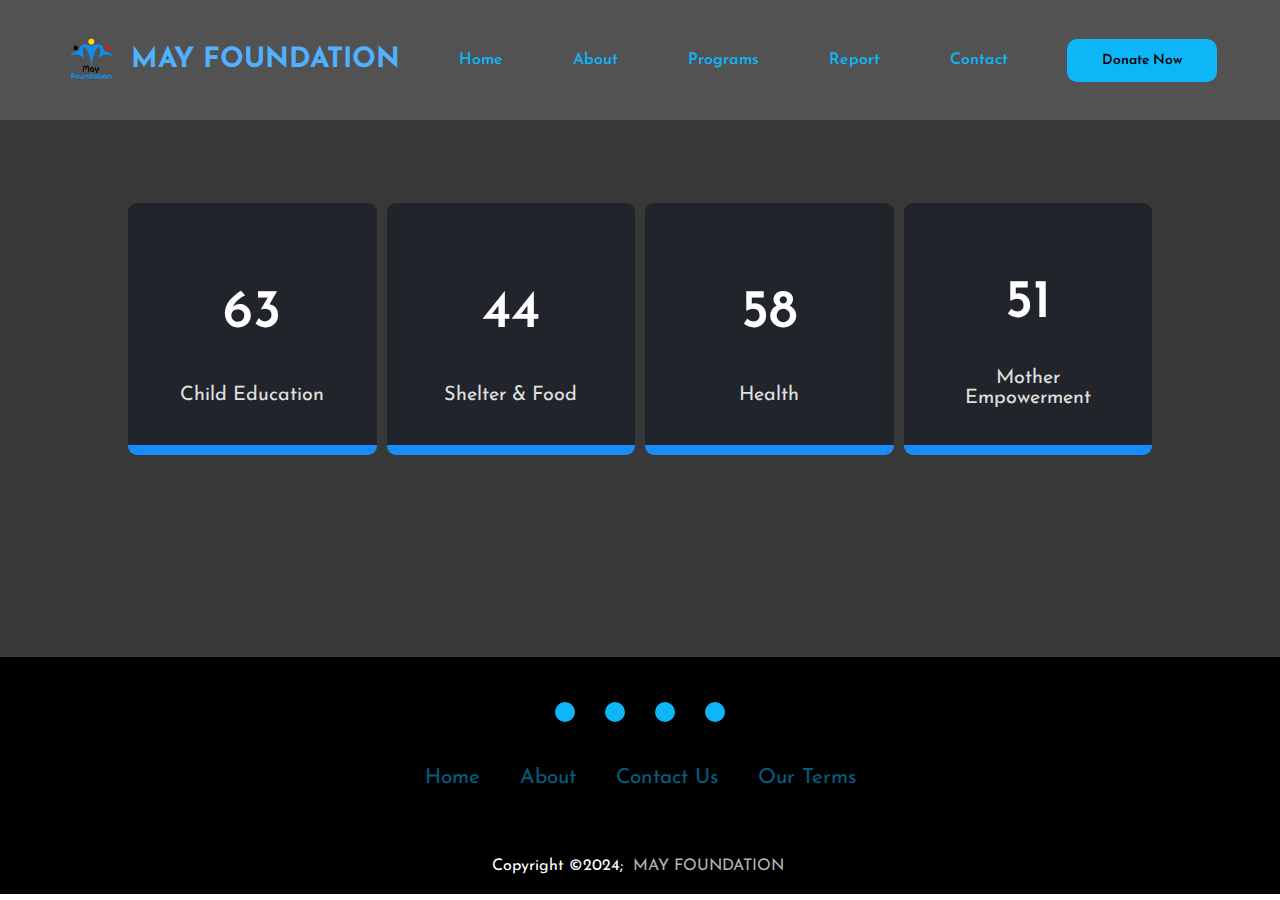
<file: report.html>
<!DOCTYPE html>
<html lang="en">
<head>
    <meta charset="UTF-8">
    <meta name="viewport" content="width=device-width, initial-scale=1.0">
    <link rel="stylesheet" href="https://cdnjs.cloudflare.com/ajax/libs/font-awesome/6.7.1/css/all.min.css" integrity="sha512-5Hs3dF2AEPkpNAR7UiOHba+lRSJNeM2ECkwxUIxC1Q/FLycGTbNapWXB4tP889k5T5Ju8fs4b1P5z/iB4nMfSQ==" crossorigin="anonymous" referrerpolicy="no-referrer" />
    <title>Document</title>
    <link rel="stylesheet" href="report.css">
    <link rel="stylesheet"
    href="https://unpkg.com/boxicons@latest/css/boxicons.min.css">

    <link rel="preconnect" href="https://fonts.googleapis.com">
    <link rel="preconnect" href="https://fonts.gstatic.com" crossorigin>
    <link href="https://fonts.googleapis.com/css2?family=Inter:ital,opsz,wght@0,14..32,100..900;1,14..32,100..900&family=Josefin+Sans:ital,wght@0,100..700;1,100..700&display=swap" rel="stylesheet">
</head>
<body>






    <header>
        <a href="index.html" class="logo"><img src="pics/May Foundation Trans Logo.png" alt="">MAY FOUNDATION</a>

        <ul class="navlist">
            <a href="index.html">Home</a>
            <a href="about.html">About</a>
            <a href="learnmore.html">Programs</a>
            <a href="report.html">Report</a>
            <a href="contact.html">Contact</a>
        </ul>

        <div class="nav-right">
            <a href="#" class="btn">Donate Now</a>
            <div class="bx bx-menu" id="menu-icon"></div>
        </div>
    </header>



  








    <section class="countersection">
        <div class="counterwrapper">
            <div class="countercontainer">
              <i class="fa fa-book"></i>
              <span class="num" data-val="350">000</span>
              <span class="text">Child Education</span>
            </div>
    
    
            <div class="countercontainer">
              <i class="fa-solid fa-person-shelter"></i>
              <span class="num" data-val="250">000</span>
              <span class="text">Shelter & Food</span>
            </div>
    
            <div class="countercontainer">
              <i class="fa-solid fa-notes-medical"></i>
              <span class="num" data-val="325">000</span>
              <span class="text">Health</span>
            </div>
    
            <div class="countercontainer">
              <i class="fa-solid fa-person-breastfeeding"></i>
              <span class="num" data-val="275">000</span>
              <span class="text">Mother <br> Empowerment</span>
            </div>
        </div>
    </section>





    <footer>
        <div class="footer-container">
            <div class="socialicons">
                <a href="#"><i class="fa-brands fa-facebook"></i></a>
                <a href="#"><i class="fa-brands fa-instagram"></i></a>
                <a href="#"><i class="fa-brands fa-x-twitter"></i></a>
                <a href="#"><i class="fa-brands fa-youtube"></i></a>
            </div>
      
            <div class="footerNav">
              <ul>
                  <li><a href="index.html">Home</a></li>
                  <li><a href="about.html">About</a></li>
                  <li><a href="contact.html">Contact Us</a></li>
                  <li><a href="#">Our Terms</a></li>
              </ul>
            </div>
      
            
        </div>

        <div class="footerbutton">
            <p>Copyright &copy;2024; <span class="designer">May Foundation</span></p>
          </div>
    </footer>



    <script type="text/javascript">
        let menu = document.querySelector('#menu-icon')
        let navlist = document.querySelector('.navlist')

        menu.onclick = () => {
            menu.classList.toggle('bx-x');
            navlist.classList.toggle('open')
        }
    </script>

    <script src="index.js"></script>

















    
</body>

</html>
</file>
<file: style.css>
*{
    padding: 0;
    margin: 0;
    box-sizing: border-box;
    text-decoration: none;
    list-style: none;
    font-family: "Josefin Sans", serif;
}

body {
    background: rgb(255, 255, 255);
    display: flex;
    flex-direction: column;
}

header {
    position: fixed;
    width: 100%;
    top: 0;
    right: 0;
    z-index: 1000;
    padding: 5px 8%;
    display: flex;
    align-items: center;
    justify-content: space-between;
    transition: all 0.50s ease;
    background-color: rgb(82, 82, 82);
}

.logo {
    display: flex;
    align-items: center;
    font-size: 28px;
    font-weight: 700;
    color: rgb(81, 177, 255);
}

.logo img {
    width: 80px;
}


.navlist {
    display: flex;
    color: rgb(14, 181, 247);
}

.navlist a {
    display: inline-block;
    margin: 0 35px;
    color: rgb(14, 181, 247);
    font-size: 16px;
    font-weight: 600;
    transition: all 0.50s ease;
}

.navlist li {
    transition: all 0.5s ease;
    cursor: pointer;
}

.navlist li:hover {
    text-shadow: 3px 3px 20px rgb(14, 181, 247), -2px 1px 30px #fff;
}

.nav-right {
    display: flex;
    align-items: center;
}

.btn {
    display: inline-block;
    padding: 14px 35px;
    background-color: rgb(14, 181, 247);
    font-size: 14px;
    font-weight: 600;
    color: #000;
    border-radius: 10px;
    margin-right: 12px;
    transition: all .6s ease;
}

.btn:hover {
    background: black;
    color: rgb(14, 181, 247);
    box-shadow: 0 0 20px rgb(14, 181, 247);
    transform: scale(1.1);
}

#menu-icon {
    font-size: 34px;
    color: white;
    z-index: 10001;
    cursor: pointer;
    display: none;
}

@media(max-width:1300px){
    header{
        padding: 20px 4%;
    }

    header a {
        font-size: 5px;
    }

}

@media(max-width:1050px){
    .logo {
        font-size: 20px;
    }

    .navlist li {
        margin: 0 25px;
    }

    .btn {
        padding: 6px 20px;
    }
}

@media(max-width:940px){
    #menu-icon{
        display: block;
    }

    .navlist {
        position: absolute;
        top: 0;
        right: -100%;
        width: 100%;
        height: 100vh;
        background: black;
        backdrop-filter: blur(100%);
        display: flex;
        align-items: center;
        flex-direction: column;
        padding-top: 180px;
        transition: all .7s ease;
    }

    .navlist a{
        display: block;
        padding: 0;
        margin: 0px 0px 50px 0px;
        font-size: 1.7rem;
    }

    .navlist.open{
        right: 0;
    }
}

@media screen and (max-width:600px) {
    header .logo {
        font-size: 10px;
    }


    .logo img {
       width: 50px;
    }

    .btn {
       display: none;
    }

    .inner-width h1 {
        font-size: 20px;
    }
}


.hero-box {
    width: 100%;
    min-height: 100vh;
    background-image: url(pics/AfricanChild&Mum.jpg);
    background-position: center;
    background-repeat: no-repeat;
    background-size: cover;
    padding-left: 50px;
}

.hero-container {
    width: 50%;
    margin-top: 100px;
}

.hero-container a img{
    width: 300px;
    margin-left: -40px;
    padding-top: 30px;
}

.hero-box .heroheading1 {
    color: black;
    font-size: 25px;
    line-height: 25px;
}

.hero-box .heroheading2 {
    color: rgb(33, 133, 216);
    font-size: 45px;
    line-height: 65px;
}

.hero-box .herodesc {
    color: rgb(0, 0, 0);
    font-size: 18px;
    line-height: 27px;
    padding: 10px 0;
}

.hero-box .btn-box {
    margin-top: 50px;
}


.hero-box .cta-btn {
    background: rgb(0, 0, 0);
    margin-right: 30px;
    padding: 14px 35px;
    font-size: 14px;
    font-weight: 600;
    color: rgb(74, 173, 253);
    margin-right: 12px;
    border-radius: 10px;
}


.hero-box .cta-btn:hover {
    background: rgb(33, 133, 216);
    color: rgb(0, 0, 0);
    transform: scale(1.1);
}




@media(max-width:1300px) {
    


    .hero-box .heroheading1 {
        font-size: 20px;
        
    }

    .hero-box .heroheading2 {
        font-size: 30px;
        line-height: 35px;
        
    }

    .hero-box .herodesc {
        font-size: 15px;
        line-height: 15px;
        color: black;
        

    }

    .hero-box .cta-btn {
        background: rgb(0, 0, 0);
        margin-right: 15pxpx;
        padding: 14px 15px;
        font-size: 10px;
        font-weight: 600;
        color: rgb(74, 173, 253);
        margin-right: 12px;
        border-radius: 10px;
    }


    .hero-container a img{
        width: 300px;
        border-right: 800px;
    }

    .hero-box {
        width: 100%;
        min-height: 1000px;
        background:url(pics/AfricanChild&Mum.jpg);
        background-position: center;
        background-repeat: no-repeat;
        background-size:cover;
        justify-content: center;
    }

    .hero-container {
        width: 80%;
        margin-top: 200px;
    }
} 









.about {
    min-height: 120vh;
    width: 100%;
    background: rgb(255, 255, 255);
    display: flex;
    justify-content: center;
    align-items: center;
    position: relative;
}

.about .main img{
    width: 580px;
    max-width: 100%;
    height: auto;
    padding: 0 10px;
}

.all-text {
    width: 600px;
    max-width: 100%;
    padding: 0 10px;
}

.main {
    width: 1290px;
    max-width: 95%;
    margin: 0 auto;
    display: flex;
    flex-wrap: wrap;
    align-items: center;
    justify-content: space-around;
}

.all-text h4 {
    font-size: 18px;
    color: rgb(78, 78, 78);
    letter-spacing: 1px;
    font-weight: 400;
    margin-bottom: 10px;
}

.all-text h1 {
    font-size: 50px;
    color: rgb(33, 133, 216);
    font-weight: 500;
    margin-bottom: 20px;
}

.all-text p {
    font-family: 'Roboto', sans-serif;
    font-size: 16px;
    color: rgb(78, 78, 78);
    line-height: 30px;
    margin-bottom: 35px;
}



.about-btn {
    padding-top: 30px;
}

.about-btn a{
    background: rgba(135, 207, 235, 0.123);
    margin-right: 30px;
    padding: 14px 35px;
    font-size: 14px;
    font-weight: 600;
    color: #000;
    border: 3px solid rgb(0, 0, 0);
    margin-right: 12px;
    border-radius: 10px;
}

.about-btn a:hover {
    background-color: black;
    color: rgb(14, 181, 247);
    transition: 0.3s;
    cursor: pointer;
}

@media screen and (max-width: 1500px) {
    .about {
        width: 100%;
        padding: 60px 0;
    }

    .all-text {
        text-align: center;
        margin-top: 40px;
    }
}

@media screen and (max-width: 650px) {
    .about .main img {
        margin-bottom: 35px;
    }

    .all-text h1 {
        font-size: 35px;
        margin-bottom: 20px;
    }
}





#service-section {
    min-height: 100vh;
    width: 100%;
    background-color: #000000;
    display: flex;
    align-items: center;
    justify-content: center;
    flex-direction: column;
    position: relative;
}

#service-section h2 {
    color: #fff;
    font-size: 2rem;
    margin-bottom: 20px;
    margin-top: 30px;
    position: relative;
}

#service-section h2::after {
    position: absolute;
    content: " ";
    top: 8px;
    left: -30px;
    height: 0px;
    width: 0px;
    border-top: 20px solid transparent;
    border-left: 20px solid rgb(14, 181, 247);
}


#service-section h2::before {
    position: absolute;
    content: " ";
    top: 8px;
    right: -30px;
    height: 0px;
    width: 0px;
    border-top: 20px solid transparent;
    border-right: 20px solid rgb(14, 181, 247);
}


#service-section #programs-paragraph {
    width: 40%;
    font-size: 1rem;
    color: rgba(255, 255, 255, 0.7);
    text-align: center;
    line-height: 1.5rem;
    margin-bottom: 40px;
}

.servicecards {
    display: grid;
    grid-template-columns: repeat(3,1fr);
    gap: 25px;
    z-index: 9;
    margin-top: 20px;
    margin-bottom: 40px;
}

.servicecards .servicecard {
    height: 300px;
    width: 400px;
    display: flex;
    justify-content: flex-start;
    flex-direction: column;
    padding: 0 8%;
    background: rgb(56, 56, 56);
    position: relative;
    border-radius: 10px;
}

.servicecards .servicecard::before {
    position: absolute;
    content: " ";
    height: 100%;
    width: 100%;
    top: 0;
    left: 0;
    border-radius: 10px;
    background: rgb(14, 181, 247);
    transform: rotate(0deg);
    z-index: -8;
}

.servicecards .servicecard:hover.servicecard::before {
    transform: rotate(10deg) ; 
}

.servicecards .servicecard i {
    font-size: 2.5rem;
    color: rgb(14, 181, 247);
    margin-top: 30px;
    margin-bottom: 10px;
    text-align: center;
}

.servicecards .servicecard h1 {
    font-size: 1.6rem;
    color: rgb(14, 181, 247);
    margin-bottom: 10px;
    text-align: center;
}

.servicecards .servicecard p {
    color: rgb(255, 255, 255);
    font-size: 1.03rem;
    text-align: center;
}

@media(max-width:1500px) {
    #service-section h2{
        margin-top: 30px;
    }

    .servicecards {
        grid-template-columns: repeat(1,1fr);
    }

    #service-section #programs-paragraph {
        width: 80%;
    }

    #service-section {
        margin-top: 1600px;
    }

    .profile {
        padding-top: 1600px;
        display: flex;
        flex-direction: column;
    }

    profilecontainer {
        padding-bottom: 30px;
    }
}


@media(max-width:900px) {
    .servicecards .servicecard {
        height: 300px;
        width: 350px;
        margin: 20px 0;
    }

    .profile {
        padding-top: 1700px;
        display: flex;
        flex-direction: column;
    }

}















footer {
    background-color: rgb(56, 56, 56);
}

.footer-container {
    width: 100%;
    padding: 70px 30px 20px;
}

.socialicons {
    display: flex;
    justify-content: center;
}

.socialicons a{
    text-decoration: none;
    padding: 10px;
    background-color: rgb(14, 181, 247);
    margin: 15px;
    border-radius: 50%;
}

.socialicons a i {
    font-size: 1em;
    color: #000000;
    opacity: 0.9;
}

.socialicons a:hover {
    background-color: #000;
    transition: 0.5s;
}


.socialicons a:hover i {
    color: rgb(14, 181, 247);
}

.footerNav {
    margin: 30px 0;
}

.footerNav ul {
    display: flex;
    justify-content: center;
}


.footerNav ul li a {
    color: rgb(14, 181, 247);
    text-decoration: none;
    font-size: 1.3em;
    margin: 20px;
    opacity: 0.5;
    transition: 0.5s;
}

.footerNav ul li a:hover {
    opacity: 1;
}

.footerbutton {
    background-color: black;
    padding: 20px;
    text-align: center;
}

.footerbutton p {
    color: white;
}

.designer {
    opacity: 0.7;
    text-transform: uppercase;
    font-weight: 400;
    margin: 0px 5px;
}

@media(max-width:700px) {
    .footerNav ul {
        flex-direction: column;
    }


    .footerNav ul li {
        width: 100%;
        text-align: center;
        margin: 10px;
    }
}






































.contact-section {
    background: rgb(56, 56, 56);
    padding: 80px 0;
    text-align: center;
}

.inner-width {
    max-width: 600px;
    margin: auto;
    padding: 0 20px;
}

.contact-section h1 {
    font-size: 25px;
    color: rgb(14, 181, 247);
    margin-bottom: 40px;
    font-weight: bold;
    letter-spacing: 4px;
}

.name, .email, .Message {
    background: none;
    border: none;
    outline: none;
    border-bottom: 2px solid rgb(14, 181, 247);
    color: rgb(14, 181, 247);
    padding: 10px 6px;
    font-size: 14px;
    margin-bottom: 40px;
}

.name {
    float:left;
    width: 270px;
}

.email {
    float: right;
    width: 270px;
}

.Message {
    min-width: 100%;
    max-width: 100%;
}

.contact-section button {
    background: none;
    color: rgb(14, 181, 247);
    border: 1px solid rgb(14, 181, 247);
    padding: 12px 40px;
    border-radius: 8px;
    font-size: 14px;
    transition: 0.4s linear;
}

.contact-section button:hover {
    background: rgb(14, 181, 247);
    color: black;
}



@media screen and (max-width:800px) {
    .name, .email {
        width: 100%;
    }



    .contact-section h1 {
        padding-top: 40px;
    }
}






.profile {
    display: flex;
    justify-content: center;
    align-items: center;
    min-height: 100vh;
    background-color: white;
}

.profile .profilecontainer {
    height: 470px;
    width: 350px;
    border: 5px solid;
    border-left-color: rgb(14, 181, 247);
    border-right-color: rgb(14, 181, 247);
    border-top-color: rgb(223, 63, 183);
    border-bottom-color: rgb(223, 63, 183);
    border-radius: 8px;
    display: flex;
    justify-content: center;
    align-items: center;
    flex-direction: column;
    margin-left: 15px;
    margin-right: 15px;
}


.profile .profilecontainer .image-section {
    height: 280px;
    width: 280px;
    display: flex;
    justify-content: center;
    border: 5px solid;
    border-left-color: rgb(14, 181, 247);
    border-right-color: rgb(14, 181, 247);
    border-top-color: rgb(223, 63, 183);
    border-bottom-color: rgb(223, 63, 183);
    border-radius: 50%;
    overflow: hidden;
}

.profile .profilecontainer img {
    width: 100%;
    border-radius: 20%;
}


.profile .profilecontainer .text-content {
    text-align: center;
    color: #000;
    font-weight: 500;
    display: flex;
    flex-direction: column;
    margin-top: 15px;
    justify-content: center;
    align-items: center;
}


.profile .profilecontainer .text-content span:nth-child(1){
    letter-spacing: 1px;
    font-size: 32px;
}

.profile .profilecontainer .text-content span:nth-child(2){
    letter-spacing: 1px;
    font-size: 18px;
}


.profile .profilecontainer .text-content p {
    font-size: 13px;
    max-width: 300px;
}

.social-media {
    display: flex;
    margin-top: 5px;
}

.social-media i{
    cursor: pointer;
    height: 40px;
    width: 40px;
    border: 2px solid rgb(14, 181, 247);
    border-radius: 50%;
    display: flex;
    justify-content: center;
    align-items: center;
    font-size: 20px;
    color: rgb(14, 181, 247);
    margin-left: 2px;
    margin-right: 2px;
}

.social-media i:hover {
    box-shadow: 0 0 10px rgb(14, 181, 247);
    background-color: #000;
    font-size: 1.;
}
























.container{
width:100vw;
height:100vh;
display:flex;
justify-content:center;
align-items:center;
padding-top: 150px;
background-color: #000;
}
.slider {
height: 750px;
width:100vw;
display: flex;
perspective: 1000px;
position: relative;
align-items:center;
}
.box1{      background: url(../pics/signal-2024-01-05-16-43-33-896-1.jpg);
background-size:cover;
background-position:center center;}
.box2{
background:url(../pics/15199758144_45b6306af0_k.jpg);
background-size:cover;
background-position:center center;}
.box3{
background:url(../pics/Children-3-scaled.jpg);
background-size:cover;
background-position:center center;}
.box4{
background:url(../pics/Healthcare.jpg);
background-size:cover;
background-position:center center;}
.box5{
background:url(../pics/helping-needy-ugandans.jpg);
background-size:cover;
background-position:center center;}
.box6{
background:url(../pics/Under-School-Outreach-.jpg);
background-size:cover;
background-position:center center;}
.box7{
background:url(../pics/under-senstazition-awareness.jpg);
background-size:cover;
background-position:center center;}

.slider [class*="box"] {
/*   float: left; */
overflow: hidden;
border-radius:20px;
transition: all 1s cubic-bezier(0.68, -0.6, 0.32, 1.6);
    position:absolute;
}
.slider [class*="box"]:nth-child(7),
.slider [class*="box"]:nth-child(1) {
width: 100vh;
height: 60vh;
transform: scale(0.2) translate(-50%,-50%);
top: 10%;
z-index:1;
}
.slider [class*="box"]:nth-child(2),
.slider [class*="box"]:nth-child(6) {
width: 100vh;
height: 60vh;
transform: scale(0.4) translate(-50%,-50%);
top: 20%;
z-index:2;
}
.slider [class*="box"]:nth-child(3),
.slider [class*="box"]:nth-child(5) {
width: 100vh;
height: 60vh;
transform: scale(0.6) translate(-50%,-50%);
top: 30%;
z-index:3;
}
.slider [class*="box"]:nth-child(4) {
width: 60vw;
height: 60vh;
border-color: #c92026;
color: #fff;
transform: scale(1) translate(-50%,-50%);
top: 50%;
z-index:4;
}
.slider [class*="box"]:nth-child(1){
left:-13%;}
.slider [class*="box"]:nth-child(2){
left:-5%;}
.slider [class*="box"]:nth-child(3){
left:10%;}
.slider [class*="box"]:nth-child(4){
left:50%;}
.slider [class*="box"]:nth-child(5){
left:71%;}
.slider [class*="box"]:nth-child(6){
left:85%;}
.slider [class*="box"]:nth-child(7){
left:100%;}
.slider .firstSlide {
    -webkit-animation:  firstChild 1s;
    animation:  firstChild 1s;
}
/*Animation for buyers landing page slider*/
@-webkit-keyframes firstChild {
    0% {left:100%; transform: scale(0.2) translate(-50%,-50%);}
    100% {left: -13%; transform: scale(0.2) translate(-50%,-50%);}
}
@keyframes firstChild {
    0% {left:100%; transform: scale(0.2) translate(-50%,-50%);}
    100% {left: -13%; transform: scale(0.2) translate(-50%,-50%);}
}


















  









.service {
width: 100%;
min-height: 100vh;
display: grid;
justify-items: center;
}


.servicerow {
    width: 80%;
    max-width: 1170px;
    display: grid;
    grid-template-columns: repeat(2, 1fr);
    grid-gap: 50px;
    overflow: hidden;
    padding: 5rem 0;
}

.servicerow .imagewrapper {
    overflow: hidden;
}

.servicerow .imagewrapper img{
    width: 100%;
    height: 100%;
    object-fit: cover;
    transition: 0.3s;
}

.servicerow .imagewrapper:hover img {
    transform: scale(1.25);
}

.servicerow .contentwrapper {
    width: 100%;
    justify-content: center;
    align-items: center;
    padding-left: 30px;
}

.servicerow .contentwrapper span.textwrapper {
    display: block;
    font-size: 20px;
    text-transform: capitalize;
    display: flex;
    justify-content: flex-start;
    align-items: center;
    gap: 15px;
    margin-bottom: 20px;
}



.servicerow .contentwrapper h2{
    font-size: 30px;
    font-weight: 700;
    color: rgb(14, 181, 247);
    padding-bottom: 10px;
}

.servicerow .contentwrapper p{
    font-size: 16px;
    line-height: 25px;
    padding-bottom: 20px;
}

.servicerow .contentwrapper a {
    display: inline-block;
    text-decoration: none;
    text-transform: uppercase;
    background:  rgb(14, 181, 247);
    color: #000;
    padding: 10px 30px;
    letter-spacing: 1px;
    user-select: none;
    border-radius: 8px;
}

@media screen and (max-width: 768px){
    .servicerow {
        grid-template-columns: 1fr;
        grid-gap: 50px;
    }
}



.btnn {
    background: rgba(58, 199, 255, 0.699);
    margin-right: 30px;
    padding: 14px 35px;
    font-size: 14px;
    font-weight: 600;
    color: #ffffff;
    border: 3px solid rgb(255, 255, 255);
    margin-right: 12px;
    border-radius: 10px;
    margin-top: 115px;
}

.btnn:hover {
    background: rgba(58, 199, 255, 0);
    color: #00ccff;
    border: 3px solid rgb(0, 217, 255);
}






@media screen and (max-width: 600px){
    .hero-box {
        background:url(pics/Herosectionmobile.png);
        width: 100%;
        background-position: center;
        background-repeat: no-repeat;
        background-size: cover;
        max-height: 100vh;
        margin-top: 30px;

    }


    .hero-container {
        width: 90%;
        margin-top: 100px;
    }


    .hero-container a img{
        display: none;
    }

    .hero-box .heroheading1 {
        color: black;
        font-size: 20px;
        line-height: 25px;
        padding-top: 600px;
    }

    .hero-box .heroheading2 {
        color: rgb(33, 133, 216);
        font-size: 23px;
    }

    .hero-box .herodesc {
        color: rgb(0, 0, 0);
        font-size: 15px;
        line-height: 15px;
        padding: 10px 0;
    }

    .hero-box .btn-box {
        padding-top: 30px;
    }


    
}




.headingstructure {
    text-align: center;
    font-size: 35px;
    font-weight: 700;
    padding-bottom: 10px;
}

.profilecontainer {
    margin-bottom: 20px;
}





.autoshow {
    animation: text-appear both;
    animation-timeline: view();
    animation-range: entry 20% cover 100vh;
}

@keyframes text-appear {
    from {
        opacity: 0;
        transform: translateY(100px);
    }

    to {
        opacity: 1;
        transform: (0);
    }
}



.imagereveal {
    animation: imageReveal both;
    animation-timeline: view (45% 20%);
}

@keyframes imagereveal {
    from {
        filter: saturate(0) contrast(4) brightness(.1) blur(5px);
        opacity: 0;
        scale: .95;
        translate: 0 4rem;
    }

    to {
        filter: none;
        opacity: 1;
        scale: 1;
        translate: 0 0;
    }

}
</file>
<file: about.css>
* {
    padding: 0;
    margin: 0;
    box-sizing: border-box;
    text-decoration: none;
    list-style: none;
    font-family: "Josefin Sans", serif;
}

body {
    background: rgb(255, 255, 255);
}

header {
    position: fixed;
    width: 100%;
    top: 0;
    right: 0;
    z-index: 1000;
    padding: 35px 8%;
    display: flex;
    align-items: center;
    justify-content: space-between;
    transition: all 0.50s ease;
    background-color: rgb(0, 0, 0);
}

.logo {
    display: flex;
    align-items: center;
    font-size: 28px;
    font-weight: 700;
    color: rgb(81, 177, 255);
}

.logo img {
    width: 80px;
}


.navlist {
    display: flex;
    color: rgb(14, 181, 247);
}

.navlist a {
    display: inline-block;
    margin: 0 35px;
    color: rgb(14, 181, 247);
    font-size: 16px;
    font-weight: 600;
    transition: all 0.50s ease;
}

.navlist li {
    transition: all 0.5s ease;
    cursor: pointer;
}

.navlist li:hover {
    text-shadow: 3px 3px 20px rgb(14, 181, 247), -2px 1px 30px #fff;
}

.nav-right {
    display: flex;
    align-items: center;
}

.btn {
    display: inline-block;
    padding: 14px 35px;
    background-color: rgb(14, 181, 247);
    font-size: 14px;
    font-weight: 600;
    color: #000;
    border-radius: 10px;
    margin-right: 12px;
    transition: all .6s ease;
}

.btn:hover {
    background: black;
    color: rgb(14, 181, 247);
    box-shadow: 0 0 20px rgb(14, 181, 247);
    transform: scale(1.1);
}

#menu-icon {
    font-size: 34px;
    color: white;
    z-index: 10001;
    cursor: pointer;
    display: none;
}

@media(max-width:1300px){
    header{
        padding: 20px 4%;
    }
}

@media(max-width:1050px){
    .logo {
        font-size: 20px;
    }

    .navlist li {
        margin: 0 25px;
    }

    .btn {
        padding: 6px 20px;
    }
}

@media(max-width:940px){
    #menu-icon{
        display: block;
    }

    .navlist {
        position: absolute;
        top: 0;
        right: -100%;
        width: 100%;
        height: 100vh;
        background: black;
        backdrop-filter: blur(100%);
        display: flex;
        align-items: center;
        flex-direction: column;
        padding-top: 180px;
        transition: all .7s ease;
    }

    .navlist a{
        display: block;
        padding: 0;
        margin: 0px 0px 50px 0px;
        font-size: 1.7rem;
    }

    .navlist.open{
        right: 0;
    }

    .nav-right a {
        display: none;
    }
}






footer {
    background-color: rgb(56, 56, 56);
    
}

.footer-container {
    width: 100%;
    padding: 70px 30px 20px;
    padding-top: 30px;
}

.socialicons {
    display: flex;
    justify-content: center;
}

.socialicons a{
    text-decoration: none;
    padding: 10px;
    background-color: rgb(14, 181, 247);
    margin: 15px;
    border-radius: 50%;
}

.socialicons a i {
    font-size: 1em;
    color: #000000;
    opacity: 0.9;
}

.socialicons a:hover {
    background-color: #000;
    transition: 0.5s;
}


.socialicons a:hover i {
    color: rgb(14, 181, 247);
}

.footerNav {
    margin: 30px 0;
}

.footerNav ul {
    display: flex;
    justify-content: center;
}


.footerNav ul li a {
    color: rgb(14, 181, 247);
    text-decoration: none;
    font-size: 1.3em;
    margin: 20px;
    opacity: 0.5;
    transition: 0.5s;
}

.footerNav ul li a:hover {
    opacity: 1;
}

.footerbutton {
    background-color: black;
    padding: 20px;
    text-align: center;
}

.footerbutton p {
    color: white;
}

.designer {
    opacity: 0.7;
    text-transform: uppercase;
    font-weight: 400;
    margin: 0px 5px;
}

@media(max-width:700px) {
    .footerNav ul {
        flex-direction: column;
    }


    .footerNav ul li {
        width: 100%;
        text-align: center;
        margin: 10px;
    }
}


.contact-section {
    background: rgb(56, 56, 56);
    padding: 80px 0;
    text-align: center;
    padding-top: 300px;
    min-height: 76vh;
}

.inner-width {
    max-width: 600px;
    margin: auto;
    padding: 0 20px;
}

.contact-section h1 {
    font-size: 25px;
    color: rgb(14, 181, 247);
    margin-bottom: 40px;
    font-weight: bold;
    letter-spacing: 4px;
}

.name, .email, .Message {
    background: none;
    border: none;
    outline: none;
    border-bottom: 2px solid rgb(14, 181, 247);
    color: rgb(14, 181, 247);
    padding: 10px 6px;
    font-size: 14px;
    margin-bottom: 40px;
}

.name {
    float:left;
    width: 270px;
}

.email {
    float: right;
    width: 270px;
}

.Message {
    min-width: 100%;
    max-width: 100%;
}

.contact-section button {
    background: none;
    color: rgb(14, 181, 247);
    border: 1px solid rgb(14, 181, 247);
    padding: 12px 40px;
    border-radius: 8px;
    font-size: 14px;
    transition: 0.4s linear;
}

.contact-section button:hover {
    background: rgb(14, 181, 247);
    color: black;
}


@media screen and (max-width:600px) {
    .name, .email {
        width: 100%;
    }
}












.about-container {
    width: 100%;
    min-height: 100vh;
    background-color: #000000;
    display: flex;
    justify-content: center;
    align-items: center;
    padding: 35px 10%;
}

main.row {
    display: grid;
    grid-template-columns: 1fr 1fr;
    grid-column-gap: 20px;
}

.col .titling {
    font-family: Arial, Helvetica, sans-serif;
    color: rgb(14, 181, 247);
    padding: 0px 0px 20px 30px;
}

.col .contents {
    padding: 0px 30px;
    border-left: 2px solid rgb(14, 181, 247);
}

.col .contents .box {
    position: relative;
    padding: 20px;
    border-radius: 10px;
    border: 1px solid #2b2b2b;
    background-color: #252525;
    cursor: pointer;
    transition: all 0.4s;
    margin-bottom: 20px;
}

.col .contents .box:hover {
    box-shadow: 0px 3px 12px 0px rgb(14, 181, 247);
    border: 1px solid transparent;
}

.col .contents .box::before {
    content: '';
    position: absolute;
    width: 16px;
    height: 16px;
    border-radius: 50%;
    right: calc(100% + 22px);
    top: 0;
    background-color: white;
    border: 2px solid rgb(14, 181, 247);
}

.box h4 {
    position: relative;
    color: rgb(255, 255, 255);
}

.box h3 {
    font-size: 19px;
    padding: 10px 0px 6px;
    font-family: Arial, Helvetica, sans-serif;
    color: rgb(14, 181, 247);
}

.box p {
    line-height: 1.2;
    color: #ffffff;
    font-size: 17px;
}

.box p span {
    font-weight: 700;
    border-top: 5px;
    color: rgb(14, 181, 247);
}

@media (max-width: 768px) {
    main.row {
        grid-template-columns: 1fr;
    }

    .row .col:nth-child(2){
        margin-top:20px ;
    }
}


.banner {
    min-height: 100vh;
    background: linear-gradient(rgba(0, 0, 0, 0), black), url(pics/freepik__candid-image-photography-natural-textures-highly-r__38138.jpeg);
    background-repeat: no-repeat;
    background-position: center;
    background-size: cover;
}

.banner-text {
    color: #ffffff;
    padding: 15px;
    padding-top: 30vh;
    align-items: center;
    text-align: center;
}


.banner-text h1 {
    font-size: 30px;
    color: rgb(14, 181, 247);
    font-family: 'Kaushan Script, cursive';
    margin-top: 350px;
    margin-bottom: 15px;
    
}

.banner-text p {
    font-size: 15px;
    line-height: 1.3;
    font-style:italic ;
}

.banner-btn {
    margin: 20px auto 0;
}

.banner-btn a{
    width: 150px;
    text-decoration: none;
    display: inline-block;
    margin: 0 0px;
    padding: 12px 0;
    color: white;
    border: .5px solid white;
    border-radius: 5px;
    position: relative;
    z-index: 1;
    transition: color 0.5s;
    padding-left: 5px;
}

.banner-btn a span {
    width: 0;
    height: 100%;
    position: absolute;
    top: 0;
    left: 0;
    background: white;
    z-index: -1;
    transition: 0.5s;
}

.banner-btn a:hover span {
    width: 100%;
}

.banner-btn a:hover {
    color: #000000;
}

.assistance {
    margin-bottom: 20px;
}





@media (max-width: 768px) {
    .banner-text {
      color: #ffffff;
      padding: 15px;
      padding-top: 170px;
      align-items: center;
      width: 100%;
    }


    .banner-text h1 {
      font-size: 30px;
      color: rgb(14, 181, 247);
      font-family: 'Kaushan Script, cursive';
      margin-top: 350px;
    }

    .banner-text p {
    font-size: 15px;
    line-height: 1.3;
    font-style:italic ;
    }

    .banner-text {
    color: #ffffff;
    padding: 15px;
    padding-top: 170px;
    align-items: center;
    width: 100%;
    }
}












.companies {
    text-align: center;
    padding: 60px;
    background-color: #2b2b2b;

}

.companies h1 {
    text-decoration: solid;
    font-size: 1.8em;
    text-transform: uppercase;
    color: rgb(14, 181, 247);
}

.campanies .cards {
    display: flex;
    justify-content: space-around;
    padding: 1em 0;
}

.card {
    width: 17em;
    height: 22.5em;
    background: #171717;
    transition: 1s ease-in-out;
    clip-path: polygon(30px 0%, 100% 0, 100% calc(100% - 30px), calc(100% - 30px) 100%, 0 100%, 0% 30px);
    border-top-right-radius: 20px;
    border-bottom-left-radius: 20px;
    display: flex;
    flex-direction: column;
}
  
.card span {
    font-weight: bold;
    color: white;
    text-align: center;
    display: block;
    font-size: 1em;
}
  
.card .info {
    font-weight: 400;
    color: white;
    display: block;
    text-align: center;
    font-size: 0.72em;
    margin: 1em;
}
  
.card .img {
    width: 4.8em;
    height: 4.8em;
    background: white;
    border-radius: 15px;
    margin: auto;
}
  
.card .share {
    margin-top: 1em;
    display: flex;
    justify-content: center;
    gap: 1em;
}
  
.card a {
    color: white;
    transition: .4s ease-in-out;
}
  
.card a:hover {
    color: rgb(14, 181, 247);
}
  
.card button {
    padding: 0.8em 1.7em;
    display: block;
    margin: auto;
    border-radius: 25px;
    border: none;
    font-weight: bold;
    background: #ffffff;
    color: rgb(0, 0, 0);
    transition: .4s ease-in-out;
}
  
.card button:hover {
    background: rgb(14, 181, 247);
    color: white;
    cursor: pointer;
}

























.schbanner {
    width: 100%;
    height: 100vh;
    background-image: linear-gradient(rgba(0, 0, 0, 0.76),rgba(0, 0, 0, 0.76)),url(pics/May\ Sch\ 1.jpg);
    background-size: cover;
    background-position: center;
}

.schcontent {
    width: 100%;
    text-align: center;
    color: #fff;
}

.schcontent a img{
    padding-top: 520px;
    width: 380px;
    height: auto;
}


.schcontent p {
    padding-top: -30px;
}





.about {
    height: 100vh;
    width: 100%;
    background: #171717;
    display: flex;
    justify-content: center;
    align-items: center;
}

.about .main img{
    width: 580px;
    max-width: 100%;
    height: auto;
    padding: 0 10px;
}

.all-text {
    width: 600px;
    max-width: 100%;
    padding: 0 10px;
}

.main {
    width: 1290px;
    max-width: 95%;
    margin: 0 auto;
    display: flex;
    flex-wrap: wrap;
    align-items: center;
    justify-content: space-around;
}

.all-text h4 {
    font-size: 18px;
    color: rgb(179, 179, 179);
    letter-spacing: 1px;
    font-weight: 400;
    margin-bottom: 10px;
}

.all-text h1 {
    font-size: 50px;
    color: rgb(33, 133, 216);
    font-weight: 500;
    margin-bottom: 20px;
}

.all-text p {
    font-family: 'Roboto', sans-serif;
    font-size: 16px;
    color: rgb(241, 241, 241);
    line-height: 30px;
    margin-bottom: 35px;
}

.all-text a {
    font-size: 45px;
}

.all-text a span {
    font-size: 35px;
    border-left: 15px;
}

.about-btn button{
    background: rgba(135, 207, 235, 0.123);
    margin-right: 30px;
    padding: 14px 35px;
    font-size: 14px;
    font-weight: 600;
    color: #000;
    border: 3px solid rgb(0, 0, 0);
    margin-right: 12px;
    border-radius: 10px;
}

.about-btn button:hover {
    background-color: black;
    color: rgb(14, 181, 247);
    transition: 0.3s;
    cursor: pointer;
}

@media screen and (max-width: 1250px) {
    .about {
        width: 100%;
        height: auto;
        padding: 60px 0;
    }

    .all-text {
        text-align: center;
        margin-top: 40px;
    }
}

@media screen and (max-width: 650px) {
    .about .main img {
        margin-bottom: 35px;
    }

    .all-text h1 {
        font-size: 35px;
        margin-bottom: 20px;
    }
}













#service-section {
    min-height: 720px;
    width: 100%;
    background-color: #000000;
    display: flex;
    align-items: center;
    justify-content: center;
    flex-direction: column;
}

#service-section h2 {
    color: #fff;
    font-size: 2rem;
    margin-bottom: 20px;
    margin-top: 30px;
    position: relative;
    text-align: center;
}

#service-section h2::after {
    position: absolute;
    content: " ";
    top: 8px;
    left: -30px;
    height: 0px;
    width: 0px;
    border-top: 20px solid transparent;
    border-left: 20px solid rgb(14, 181, 247);
}


#service-section h2::before {
    position: absolute;
    content: " ";
    top: 8px;
    right: -30px;
    height: 0px;
    width: 0px;
    border-top: 20px solid transparent;
    border-right: 20px solid rgb(14, 181, 247);
}


#service-section #programs-paragraph {
    width: 40%;
    font-size: 1rem;
    color: rgba(255, 255, 255, 0.7);
    text-align: center;
    line-height: 1.5rem;
    margin-bottom: 40px;
}

.servicecards {
    display: grid;
    grid-template-columns: repeat(3,1fr);
    gap: 25px;
    z-index: 9;
    margin-top: 20px;
    margin-bottom: 40px;
}

.servicecards .servicecard {
    height: 300px;
    width: 400px;
    display: flex;
    justify-content: flex-start;
    flex-direction: column;
    padding: 0 8%;
    background: rgb(56, 56, 56);
    position: relative;
    border-radius: 10px;
}

.servicecards .servicecard::before {
    position: absolute;
    content: " ";
    height: 100%;
    width: 100%;
    top: 0;
    left: 0;
    border-radius: 10px;
    background: rgb(14, 181, 247);
    transform: rotate(0deg);
    z-index: -8;
}

.servicecards .servicecard:hover.servicecard::before {
    transform: rotate(10deg) ; 
}

.servicecards .servicecard i {
    font-size: 2.5rem;
    color: rgb(14, 181, 247);
    margin-top: 30px;
    margin-bottom: 10px;
    text-align: center;
}

.servicecards .servicecard h1 {
    font-size: 1.6rem;
    color: rgb(14, 181, 247);
    margin-bottom: 10px;
    text-align: center;
}

.servicecards .servicecard p {
    color: rgb(255, 255, 255);
    font-size: 1.03rem;
    text-align: center;
}

@media(max-width:1100px) {
    #service-section h2{
        margin-top: 30px;
    }

    .servicecards {
        grid-template-columns: repeat(1,1fr);
    }

    #service-section #programs-paragraph {
        width: 80%;
    }
}


@media(max-width:900px) {
    .servicecards .servicecard {
        height: 300px;
        width: 350px;
        margin: 20px 0;
    }
}
</file>
<file: contact.css>
* {
    padding: 0;
    margin: 0;
    box-sizing: border-box;
    text-decoration: none;
    list-style: none;
    font-family: "Josefin Sans", serif;
}

body {
    background: rgb(255, 255, 255);
}

header {
    position: fixed;
    width: 100%;
    top: 0;
    right: 0;
    z-index: 1000;
    padding: 35px 8%;
    display: flex;
    align-items: center;
    justify-content: space-between;
    transition: all 0.50s ease;
    background-color: rgb(82, 82, 82);
}

.logo {
    display: flex;
    align-items: center;
    font-size: 28px;
    font-weight: 700;
    color: rgb(81, 177, 255);
}

.logo img {
    width: 80px;
}


.navlist {
    display: flex;
    color: rgb(14, 181, 247);
}

.navlist a {
    display: inline-block;
    margin: 0 35px;
    color: rgb(14, 181, 247);
    font-size: 16px;
    font-weight: 600;
    transition: all 0.50s ease;
}

.navlist li {
    transition: all 0.5s ease;
    cursor: pointer;
}

.navlist li:hover {
    text-shadow: 3px 3px 20px rgb(14, 181, 247), -2px 1px 30px #fff;
}

.nav-right {
    display: flex;
    align-items: center;
}

.btn {
    display: inline-block;
    padding: 14px 35px;
    background-color: rgb(14, 181, 247);
    font-size: 14px;
    font-weight: 600;
    color: #000;
    border-radius: 10px;
    margin-right: 12px;
    transition: all .6s ease;
}

.btn:hover {
    background: black;
    color: rgb(14, 181, 247);
    box-shadow: 0 0 20px rgb(14, 181, 247);
    transform: scale(1.1);
}

#menu-icon {
    font-size: 34px;
    color: white;
    z-index: 10001;
    cursor: pointer;
    display: none;
}

@media(max-width:1300px){
    header{
        padding: 20px 4%;
    }

    header a {
        font-size: 5px;
    }

}

@media(max-width:1050px){
    .logo {
        font-size: 20px;
    }

    .navlist li {
        margin: 0 25px;
    }

    .btn {
        padding: 6px 20px;
    }
}

@media(max-width:940px){
    #menu-icon{
        display: block;
    }

    .navlist {
        position: absolute;
        top: 0;
        right: -100%;
        width: 100%;
        height: 100vh;
        background: black;
        backdrop-filter: blur(100%);
        display: flex;
        align-items: center;
        flex-direction: column;
        padding-top: 180px;
        transition: all .7s ease;
    }

    .navlist a{
        display: block;
        padding: 0;
        margin: 0px 0px 50px 0px;
        font-size: 1.7rem;
    }

    .navlist.open{
        right: 0;
    }
}


footer {
    background-color: rgb(56, 56, 56);
    
}

.footer-container {
    width: 100%;
    padding: 70px 30px 20px;
    padding-top: 30px;
}

.socialicons {
    display: flex;
    justify-content: center;
}

.socialicons a{
    text-decoration: none;
    padding: 10px;
    background-color: rgb(14, 181, 247);
    margin: 15px;
    border-radius: 50%;
}

.socialicons a i {
    font-size: 1em;
    color: #000000;
    opacity: 0.9;
}

.socialicons a:hover {
    background-color: #000;
    transition: 0.5s;
}


.socialicons a:hover i {
    color: rgb(14, 181, 247);
}

.footerNav {
    margin: 30px 0;
}

.footerNav ul {
    display: flex;
    justify-content: center;
}


.footerNav ul li a {
    color: rgb(14, 181, 247);
    text-decoration: none;
    font-size: 1.3em;
    margin: 20px;
    opacity: 0.5;
    transition: 0.5s;
}

.footerNav ul li a:hover {
    opacity: 1;
}

.footerbutton {
    background-color: black;
    padding: 20px;
    text-align: center;
}

.footerbutton p {
    color: white;
}

.designer {
    opacity: 0.7;
    text-transform: uppercase;
    font-weight: 400;
    margin: 0px 5px;
}

@media(max-width:700px) {
    .footerNav ul {
        flex-direction: column;
    }


    .footerNav ul li {
        width: 100%;
        text-align: center;
        margin: 10px;
    }
}


.contact-section {
    background: rgb(56, 56, 56);
    padding: 80px 0;
    text-align: center;
    padding-top: 300px;
    min-height: 76vh;
}

.inner-width {
    max-width: 600px;
    margin: auto;
    padding: 0 20px;
}

.contact-section h1 {
    font-size: 25px;
    color: rgb(14, 181, 247);
    margin-bottom: 40px;
    font-weight: bold;
    letter-spacing: 4px;
}

.name, .email, .Message {
    background: none;
    border: none;
    outline: none;
    border-bottom: 2px solid rgb(14, 181, 247);
    color: rgb(14, 181, 247);
    padding: 10px 6px;
    font-size: 14px;
    margin-bottom: 40px;
}

.name {
    float:left;
    width: 270px;
}

.email {
    float: right;
    width: 270px;
}

.Message {
    min-width: 100%;
    max-width: 100%;
}

.contact-section button {
    background: none;
    color: rgb(14, 181, 247);
    border: 1px solid rgb(14, 181, 247);
    padding: 12px 40px;
    border-radius: 8px;
    font-size: 14px;
    transition: 0.4s linear;
}

.contact-section button:hover {
    background: rgb(14, 181, 247);
    color: black;
}


@media screen and (max-width:600px) {
    .name, .email {
        width: 100%;
    }
}






@media screen and (max-width:600px) {
    header .logo {
        font-size: 10px;
    }


    .logo img {
       width: 50px;
    }

    .btn {
       display: none;
    }

    .inner-width h1 {
        font-size: 20px;
    }

}
</file>
<file: learnmore.css>
* {
    padding: 0;
    margin: 0;
    box-sizing: border-box;
    text-decoration: none;
    list-style: none;
    font-family: "Josefin Sans", serif;
}

body {
    background: rgb(255, 255, 255);
}

header {
    position: fixed;
    width: 100%;
    top: 0;
    right: 0;
    z-index: 1000;
    padding: 35px 8%;
    display: flex;
    align-items: center;
    justify-content: space-between;
    transition: all 0.50s ease;
    background-color: rgb(82, 82, 82);
}

.logo {
    display: flex;
    align-items: center;
    font-size: 28px;
    font-weight: 700;
    color: rgb(81, 177, 255);
}

.logo img {
    width: 80px;
}


.navlist {
    display: flex;
    color: rgb(14, 181, 247);
}

.navlist a {
    display: inline-block;
    margin: 0 35px;
    color: rgb(14, 181, 247);
    font-size: 16px;
    font-weight: 600;
    transition: all 0.50s ease;
}

.navlist li {
    transition: all 0.5s ease;
    cursor: pointer;
}

.navlist li:hover {
    text-shadow: 3px 3px 20px rgb(14, 181, 247), -2px 1px 30px #fff;
}

.nav-right {
    display: flex;
    align-items: center;
}

.btn {
    display: inline-block;
    padding: 14px 35px;
    background-color: rgb(14, 181, 247);
    font-size: 14px;
    font-weight: 600;
    color: #000;
    border-radius: 10px;
    margin-right: 12px;
    transition: all .6s ease;
}

.btn:hover {
    background: black;
    color: rgb(14, 181, 247);
    box-shadow: 0 0 20px rgb(14, 181, 247);
    transform: scale(1.1);
}

#menu-icon {
    font-size: 34px;
    color: white;
    z-index: 10001;
    cursor: pointer;
    display: none;
}





.about {
    height: 100vh;
    width: 100%;
    background: rgb(255, 255, 255);
    display: flex;
    justify-content: center;
    align-items: center;
    position: relative;
}

.about .main img{
    width: 580px;
    max-width: 100%;
    height: auto;
    padding: 0 10px;
}

.all-text {
    width: 600px;
    max-width: 100%;
    padding: 0 30px;
    text-align: center;
}

.main {
    width: 1290px;
    max-width: 95%;
    margin: 0 auto;
    display: flex;
    flex-wrap: wrap;
    align-items: center;
    justify-content: space-around;
}

.all-text h4 {
    font-size: 18px;
    color: rgb(78, 78, 78);
    letter-spacing: 1px;
    font-weight: 400;
    margin-bottom: 10px;
}

.all-text h1 {
    font-size: 50px;
    color: rgb(33, 133, 216);
    font-weight: 500;
    margin-bottom: 20px;
}

.all-text p {
    font-family: 'Roboto', sans-serif;
    font-size: 15px;
    color: rgb(78, 78, 78);
    line-height: 30px;
    margin-bottom: 35px;
    text-align: justify;
}

.about-btn a{
    background: rgba(135, 207, 235, 0.123);
    margin-right: 30px;
    padding: 14px 35px;
    font-size: 14px;
    font-weight: 600;
    color: #000;
    border: 3px solid rgb(0, 0, 0);
    margin-right: 12px;
    border-radius: 10px;
}

.about-btn a:hover {
    background-color: black;
    color: rgb(14, 181, 247);
    transition: 0.3s;
    cursor: pointer;
}

@media screen and (max-width: 1250px) {
    .about {
        width: 100%;
        height: auto;
        padding: 60px 0;
    }

    .all-text {
        text-align: center;
        margin-top: 40px;
    }
}

@media screen and (max-width: 650px) {
    .about .main img {
        margin-bottom: 35px;
    }

    .all-text h1 {
        font-size: 35px;
        margin-bottom: 20px;
    }

    .nav-right .btn {
        display: none;
    }
}



.service {
    padding-top: 150px;
}

#service-section {
    min-height: 720px;
    width: 100%;
    background-color: #000000;
    display: flex;
    align-items: center;
    justify-content: center;
    flex-direction: column;
    position: relative;
}

#service-section h2 {
    color: #fff;
    font-size: 2rem;
    margin-bottom: 20px;
    margin-top: 30px;
    position: relative;
}

#service-section h2::after {
    position: absolute;
    content: " ";
    top: 8px;
    left: -30px;
    height: 0px;
    width: 0px;
    border-top: 20px solid transparent;
    border-left: 20px solid rgb(14, 181, 247);
}


#service-section h2::before {
    position: absolute;
    content: " ";
    top: 8px;
    right: -30px;
    height: 0px;
    width: 0px;
    border-top: 20px solid transparent;
    border-right: 20px solid rgb(14, 181, 247);
}


#service-section #programs-paragraph {
    width: 40%;
    font-size: 1rem;
    color: rgba(255, 255, 255, 0.7);
    text-align: center;
    line-height: 1.5rem;
    margin-bottom: 40px;
}

.servicecards {
    display: grid;
    grid-template-columns: repeat(3,1fr);
    gap: 25px;
    z-index: 9;
    margin-top: 20px;
    margin-bottom: 40px;
}

.servicecards .servicecard {
    height: 300px;
    width: 400px;
    display: flex;
    justify-content: flex-start;
    flex-direction: column;
    padding: 0 8%;
    background: rgb(56, 56, 56);
    position: relative;
    border-radius: 10px;
}

.servicecards .servicecard::before {
    position: absolute;
    content: " ";
    height: 100%;
    width: 100%;
    top: 0;
    left: 0;
    border-radius: 10px;
    background: rgb(14, 181, 247);
    transform: rotate(0deg);
    z-index: -8;
}

.servicecards .servicecard:hover.servicecard::before {
    transform: rotate(10deg) ; 
}

.servicecards .servicecard i {
    font-size: 2.5rem;
    color: rgb(14, 181, 247);
    margin-top: 30px;
    margin-bottom: 10px;
    text-align: center;
}

.servicecards .servicecard h1 {
    font-size: 1.6rem;
    color: rgb(14, 181, 247);
    margin-bottom: 10px;
    text-align: center;
}

.servicecards .servicecard p {
    color: rgb(255, 255, 255);
    font-size: 1.03rem;
    text-align: center;
}

@media(max-width:1100px) {
    #service-section h2{
        margin-top: 30px;
    }

    .servicecards {
        grid-template-columns: repeat(1,1fr);
    }

    #service-section #programs-paragraph {
        width: 80%;
    }
}


@media(max-width:900px) {
    .servicecards .servicecard {
        height: 300px;
        width: 350px;
        margin: 20px 0;
    }

}















footer {
    background-color: rgb(56, 56, 56);
}

.footer-container {
    width: 100%;
    padding: 70px 30px 20px;
}

.socialicons {
    display: flex;
    justify-content: center;
}

.socialicons a{
    text-decoration: none;
    padding: 10px;
    background-color: rgb(14, 181, 247);
    margin: 15px;
    border-radius: 50%;
}

.socialicons a i {
    font-size: 1em;
    color: #000000;
    opacity: 0.9;
}

.socialicons a:hover {
    background-color: #000;
    transition: 0.5s;
}


.socialicons a:hover i {
    color: rgb(14, 181, 247);
}

.footerNav {
    margin: 30px 0;
}

.footerNav ul {
    display: flex;
    justify-content: center;
}


.footerNav ul li a {
    color: rgb(14, 181, 247);
    text-decoration: none;
    font-size: 1.3em;
    margin: 20px;
    opacity: 0.5;
    transition: 0.5s;
}

.footerNav ul li a:hover {
    opacity: 1;
}

.footerbutton {
    background-color: black;
    padding: 20px;
    text-align: center;
}

.footerbutton p {
    color: white;
}

.designer {
    opacity: 0.7;
    text-transform: uppercase;
    font-weight: 400;
    margin: 0px 5px;
}

@media(max-width:700px) {
    .footerNav ul {
        flex-direction: column;
    }


    .footerNav ul li {
        width: 100%;
        text-align: center;
        margin: 10px;
    }
}


.contact-section {
    background: rgb(56, 56, 56);
    padding: 80px 0;
    text-align: center;
}

.inner-width {
    max-width: 600px;
    margin: auto;
    padding: 0 20px;
}

.contact-section h1 {
    font-size: 25px;
    color: rgb(14, 181, 247);
    margin-bottom: 40px;
    font-weight: bold;
    letter-spacing: 4px;
}

.name, .email, .Message {
    background: none;
    border: none;
    outline: none;
    border-bottom: 2px solid rgb(14, 181, 247);
    color: rgb(14, 181, 247);
    padding: 10px 6px;
    font-size: 14px;
    margin-bottom: 40px;
}

.name {
    float:left;
    width: 270px;
}

.email {
    float: right;
    width: 270px;
}

.Message {
    min-width: 100%;
    max-width: 100%;
}

.contact-section button {
    background: none;
    color: rgb(14, 181, 247);
    border: 1px solid rgb(14, 181, 247);
    padding: 12px 40px;
    border-radius: 8px;
    font-size: 14px;
    transition: 0.4s linear;
}

.contact-section button:hover {
    background: rgb(14, 181, 247);
    color: black;
}


@media screen and (max-width:600px) {
    .name, .email {
        width: 100%;
    }
}









.container{
    width:100vw;
    height:100vh;
    display:flex;
    justify-content:center;
    align-items:center;
    padding-top: 150px;
    background-color: #000;
}

.slider {
    height: 750px;
    width:100vw;
    display: flex;
    perspective: 1000px;
    position: relative;
    align-items:center;
}

.box1{      background: url(../pics/signal-2024-01-05-16-43-33-896-1.jpg);
    background-size:cover;
    background-position:center center;}
  .box2{
  background:url(../pics/15199758144_45b6306af0_k.jpg);
    background-size:cover;
    background-position:center center;}
  .box3{
  background:url(../pics/Children-3-scaled.jpg);
    background-size:cover;
    background-position:center center;}
  .box4{
  background:url(../pics/Healthcare.jpg);
    background-size:cover;
    background-position:center center;}
  .box5{
  background:url(../pics/helping-needy-ugandans.jpg);
    background-size:cover;
    background-position:center center;}
  .box6{
  background:url(../pics/Under-School-Outreach-.jpg);
    background-size:cover;
    background-position:center center;}
  .box7{
  background:url(../pics/under-senstazition-awareness.jpg);
    background-size:cover;
    background-position:center center;}

  .slider [class*="box"] {
  /*   float: left; */
    overflow: hidden;
    border-radius:20px;
    transition: all 1s cubic-bezier(0.68, -0.6, 0.32, 1.6);
      position:absolute;
  }
  .slider [class*="box"]:nth-child(7),
  .slider [class*="box"]:nth-child(1) {
    width: 100vh;
    height: 60vh;
    transform: scale(0.2) translate(-50%,-50%);
    top: 10%;
    z-index:1;
  }
  .slider [class*="box"]:nth-child(2),
  .slider [class*="box"]:nth-child(6) {
    width: 100vh;
    height: 60vh;
    transform: scale(0.4) translate(-50%,-50%);
    top: 20%;
    z-index:2;
  }
  .slider [class*="box"]:nth-child(3),
  .slider [class*="box"]:nth-child(5) {
    width: 100vh;
    height: 60vh;
    transform: scale(0.6) translate(-50%,-50%);
    top: 30%;
    z-index:3;
  }
  .slider [class*="box"]:nth-child(4) {
    width: 60vw;
    height: 60vh;
    border-color: #c92026;
    color: #fff;
    transform: scale(1) translate(-50%,-50%);
    top: 50%;
    z-index:4;
  }
  .slider [class*="box"]:nth-child(1){
    left:-13%;}
  .slider [class*="box"]:nth-child(2){
    left:-5%;}
  .slider [class*="box"]:nth-child(3){
    left:10%;}
  .slider [class*="box"]:nth-child(4){
    left:50%;}
  .slider [class*="box"]:nth-child(5){
    left:71%;}
  .slider [class*="box"]:nth-child(6){
    left:85%;}
  .slider [class*="box"]:nth-child(7){
    left:100%;}
  .slider .firstSlide {
      -webkit-animation:  firstChild 1s;
      animation:  firstChild 1s;
  }
  /*Animation for buyers landing page slider*/
  @-webkit-keyframes firstChild {
      0% {left:100%; transform: scale(0.2) translate(-50%,-50%);}
      100% {left: -13%; transform: scale(0.2) translate(-50%,-50%);}
  }
  @keyframes firstChild {
     0% {left:100%; transform: scale(0.2) translate(-50%,-50%);}
      100% {left: -13%; transform: scale(0.2) translate(-50%,-50%);}
  }


















  









  .service {
    width: 100%;
    min-height: 100vh;
    display: grid;
    justify-items: center;
  }


.servicerow {
    width: 80%;
    max-width: 1170px;
    display: grid;
    grid-template-columns: repeat(2, 1fr);
    grid-gap: 50px;
    overflow: hidden;
    padding: 5rem 0;
}

.servicerow .imagewrapper {
    overflow: hidden;
}

.servicerow .imagewrapper img{
    width: 100%;
    height: 100%;
    object-fit: cover;
    transition: 0.3s;
}

.servicerow .imagewrapper:hover img {
    transform: scale(1.25);
}

.servicerow .contentwrapper {
    width: 100%;
    justify-content: center;
    align-items: center;
    padding-left: 30px;
}

.servicerow .contentwrapper span.textwrapper {
    display: block;
    font-size: 20px;
    text-transform: capitalize;
    display: flex;
    justify-content: flex-start;
    align-items: center;
    gap: 15px;
    margin-bottom: 20px;
}



.servicerow .contentwrapper h2{
    font-size: 30px;
    font-weight: 700;
    color: rgb(14, 181, 247);
    padding-bottom: 10px;
}

.servicerow .contentwrapper p{
    font-size: 16px;
    line-height: 25px;
    padding-bottom: 20px;
}

.servicerow .contentwrapper a {
    display: inline-block;
    text-decoration: none;
    text-transform: uppercase;
    background:  rgb(14, 181, 247);
    color: #000;
    padding: 10px 30px;
    letter-spacing: 1px;
    user-select: none;
    border-radius: 8px;
}

@media screen and (max-width: 768px){
    .servicerow {
        grid-template-columns: 1fr;
        grid-gap: 50px;
    }
}



.btnn {
    background: rgba(58, 199, 255, 0.699);
    margin-right: 30px;
    padding: 14px 35px;
    font-size: 14px;
    font-weight: 600;
    color: #ffffff;
    border: 3px solid rgb(255, 255, 255);
    margin-right: 12px;
    border-radius: 10px;
    margin-top: 115px;
}

.btnn:hover {
    background: rgba(58, 199, 255, 0);
    color: #00ccff;
    border: 3px solid rgb(0, 217, 255);
}






@media screen and (max-width: 768px){
    .hero-box {
        background: url(../May\ Root/pics/Herosectionmobile.png);
        width: 100%;
    }


    .hero-container {
        width: 90%;
        margin-top: 700px;
    }
}



@media screen and (max-width: 480px) {
    .container{
        display: none;
    }
     
}

@media(max-width:1050px){
    .logo {
        font-size: 20px;
    }

    .navlist li {
        margin: 0 25px;
    }

    .btn {
        padding: 6px 20px;
    }
}

@media(max-width:940px){
    #menu-icon{
        display: block;
    }

    .navlist {
        position: absolute;
        top: 0;
        right: -100%;
        width: 100%;
        height: 100vh;
        background: black;
        backdrop-filter: blur(100%);
        display: flex;
        align-items: center;
        flex-direction: column;
        padding-top: 180px;
        transition: all .7s ease;
    }

    .navlist a{
        display: block;
        padding: 0;
        margin: 0px 0px 50px 0px;
        font-size: 1.7rem;
    }

    .navlist.open{
        right: 0;
    }
}

@media screen and (max-width:600px) {
    header .logo {
        font-size: 10px;
    }


    .logo img {
       width: 50px;
    }

    .btn {
       display: none;
    }

    .inner-width h1 {
        font-size: 20px;
    }
}


@media screen and (max-width:480px) {
    .service {
    width: 100%;
    padding-top:90px;
  }
}























.autoshow {
    animation: text-appear both;
    animation-timeline: view();
}

@keyframes text-appear {
    from {
        opacity: 0;
        transform: translateY(30px);
    }

    to {
        opacity: 1;
        transform: (0);
    }
}
</file>
<file: report.css>
* {
    padding: 0;
    margin: 0;
    box-sizing: border-box;
    text-decoration: none;
    list-style: none;
    font-family: "Josefin Sans", serif;
}

body {
    background: rgb(255, 255, 255);
}

header {
    position: fixed;
    width: 100%;
    top: 0;
    right: 0;
    z-index: 1000;
    padding: 35px 8%;
    display: flex;
    align-items: center;
    justify-content: space-between;
    transition: all 0.50s ease;
    background-color: rgb(82, 82, 82);
}

.logo {
    display: flex;
    align-items: center;
    font-size: 28px;
    font-weight: 700;
    color: rgb(81, 177, 255);
}

.logo img {
    width: 80px;
}


.navlist {
    display: flex;
    color: rgb(14, 181, 247);
}

.navlist a {
    display: inline-block;
    margin: 0 35px;
    color: rgb(14, 181, 247);
    font-size: 16px;
    font-weight: 600;
    transition: all 0.50s ease;
}

.navlist li {
    transition: all 0.5s ease;
    cursor: pointer;
}

.navlist li:hover {
    text-shadow: 3px 3px 20px rgb(14, 181, 247), -2px 1px 30px #fff;
}

.nav-right {
    display: flex;
    align-items: center;
}

.btn {
    display: inline-block;
    padding: 14px 35px;
    background-color: rgb(14, 181, 247);
    font-size: 14px;
    font-weight: 600;
    color: #000;
    border-radius: 10px;
    margin-right: 12px;
    transition: all .6s ease;
}

.btn:hover {
    background: black;
    color: rgb(14, 181, 247);
    box-shadow: 0 0 20px rgb(14, 181, 247);
    transform: scale(1.1);
}

#menu-icon {
    font-size: 34px;
    color: white;
    z-index: 10001;
    cursor: pointer;
    display: none;
}

@media(max-width:1300px){
    header{
        padding: 20px 4%;
    }

    header a {
        font-size: 5px;
    }

}

@media(max-width:1050px){
    .logo {
        font-size: 20px;
    }

    .navlist li {
        margin: 0 25px;
    }

    .btn {
        padding: 6px 20px;
    }
}

@media(max-width:940px){
    #menu-icon{
        display: block;
    }

    .navlist {
        position: absolute;
        top: 0;
        right: -100%;
        width: 100%;
        height: 100vh;
        background: black;
        backdrop-filter: blur(100%);
        display: flex;
        align-items: center;
        flex-direction: column;
        padding-top: 180px;
        transition: all .7s ease;
    }

    .navlist a{
        display: block;
        padding: 0;
        margin: 0px 0px 50px 0px;
        font-size: 1.7rem;
    }

    .navlist.open{
        right: 0;
    }
}

@media screen and (max-width:600px) {
    header .logo {
        font-size: 10px;
    }


    .logo img {
       width: 50px;
    }

    .btn {
       display: none;
    }

    .inner-width h1 {
        font-size: 20px;
    }
}

























footer {
    background-color: rgb(0, 0, 0);
    
}

.footer-container {
    width: 100%;
    padding: 70px 30px 20px;
    padding-top: 30px;
}

.socialicons {
    display: flex;
    justify-content: center;
}

.socialicons a{
    text-decoration: none;
    padding: 10px;
    background-color: rgb(14, 181, 247);
    margin: 15px;
    border-radius: 50%;
}

.socialicons a i {
    font-size: 1em;
    color: #000000;
    opacity: 0.9;
}

.socialicons a:hover {
    background-color: #000;
    transition: 0.5s;
}


.socialicons a:hover i {
    color: rgb(14, 181, 247);
}

.footerNav {
    margin: 30px 0;
}

.footerNav ul {
    display: flex;
    justify-content: center;
}


.footerNav ul li a {
    color: rgb(14, 181, 247);
    text-decoration: none;
    font-size: 1.3em;
    margin: 20px;
    opacity: 0.5;
    transition: 0.5s;
}

.footerNav ul li a:hover {
    opacity: 1;
}

.footerbutton {
    background-color: black;
    padding: 20px;
    text-align: center;
}

.footerbutton p {
    color: white;
}

.designer {
    opacity: 0.7;
    text-transform: uppercase;
    font-weight: 400;
    margin: 0px 5px;
}

@media(max-width:700px) {
    .footerNav ul {
        flex-direction: column;
    }


    .footerNav ul li {
        width: 100%;
        text-align: center;
        margin: 10px;
    }
}


.contact-section {
    background: rgb(88, 88, 88);
    padding: 80px 0;
    text-align: center;
    padding-top: 300px;
    min-height: 76vh;
}

.inner-width {
    max-width: 600px;
    margin: auto;
    padding: 0 20px;
}

.contact-section h1 {
    font-size: 25px;
    color: rgb(14, 181, 247);
    margin-bottom: 40px;
    font-weight: bold;
    letter-spacing: 4px;
}

.name, .email, .Message {
    background: none;
    border: none;
    outline: none;
    border-bottom: 2px solid rgb(14, 181, 247);
    color: rgb(14, 181, 247);
    padding: 10px 6px;
    font-size: 14px;
    margin-bottom: 40px;
}

.name {
    float:left;
    width: 270px;
}

.email {
    float: right;
    width: 270px;
}

.Message {
    min-width: 100%;
    max-width: 100%;
}

.contact-section button {
    background: none;
    color: rgb(14, 181, 247);
    border: 1px solid rgb(14, 181, 247);
    padding: 12px 40px;
    border-radius: 8px;
    font-size: 14px;
    transition: 0.4s linear;
}

.contact-section button:hover {
    background: rgb(14, 181, 247);
    color: black;
}


@media screen and (max-width:600px) {
    .name, .email {
        width: 100%;
    }
}





.countersection {
    background: rgb(56, 56, 56);
    height: 73vh;
}

   
.counterwrapper {
    position: relative;
    width: 80vw;
    transform:  translate(-50%, -50%);
    top:50%;
    left: 50%;
    display: flex;
    justify-content: space-around;
    gap: 10px;
    background: rgb(56, 56, 56);
}
  
.countercontainer {
    width: 28vmin;
    height: 28vmin;
    display: flex;
    flex-direction: column;
    justify-content: space-around;
    padding: 1em 0;
    position: relative;
    font-size: 18px;
    border-radius: 0.5em;
    background-color: #21242b;
    border-bottom: 10px solid #188cf9;
}
  
.countercontainer i{
    color: #188cf9;
    font-size: 2.5em;
    text-align: center;
  
}
  
span.num {
    color: #fff;
    display: grid;
    text-align: center;
    font-weight: 600;
    font-size: 3em;
}
  
span.text {
    color: #e0e0e0;
    font-size: 1.1em;
    text-align: center;
    pad: 0.7em 0;
    font-weight: 400;
}
  
@media screen and (max-width:1024px) {
    .counterwrapper {
      width: 85vw;
    }
    .countercontainer {
      height: 26vmin;
      width: 26vmin;
      font-size: 12px;
    }
}
  
@media screen and (max-width: 768px) {
    .counterwrapper{
      width: 90vw;
      flex-wrap: wrap;
      gap: 30px;
    }
  
    .countercontainer {
      width: calc(50% -40px);
      height: 30vmin;
      font-size: 13px;
    }
}
@media screen and (max-width: 480px) {
    .counterwrapper{
      gap: 15px;
    }
  
    .contercontainer {
      width: 100%;
      height: 25vmin;
      font-size: 8px;
    }

    .countercontainer {
    font-size: 10px;
    border-radius: 0.5em;
    background-color: #21242b;
    }
}
</file>
